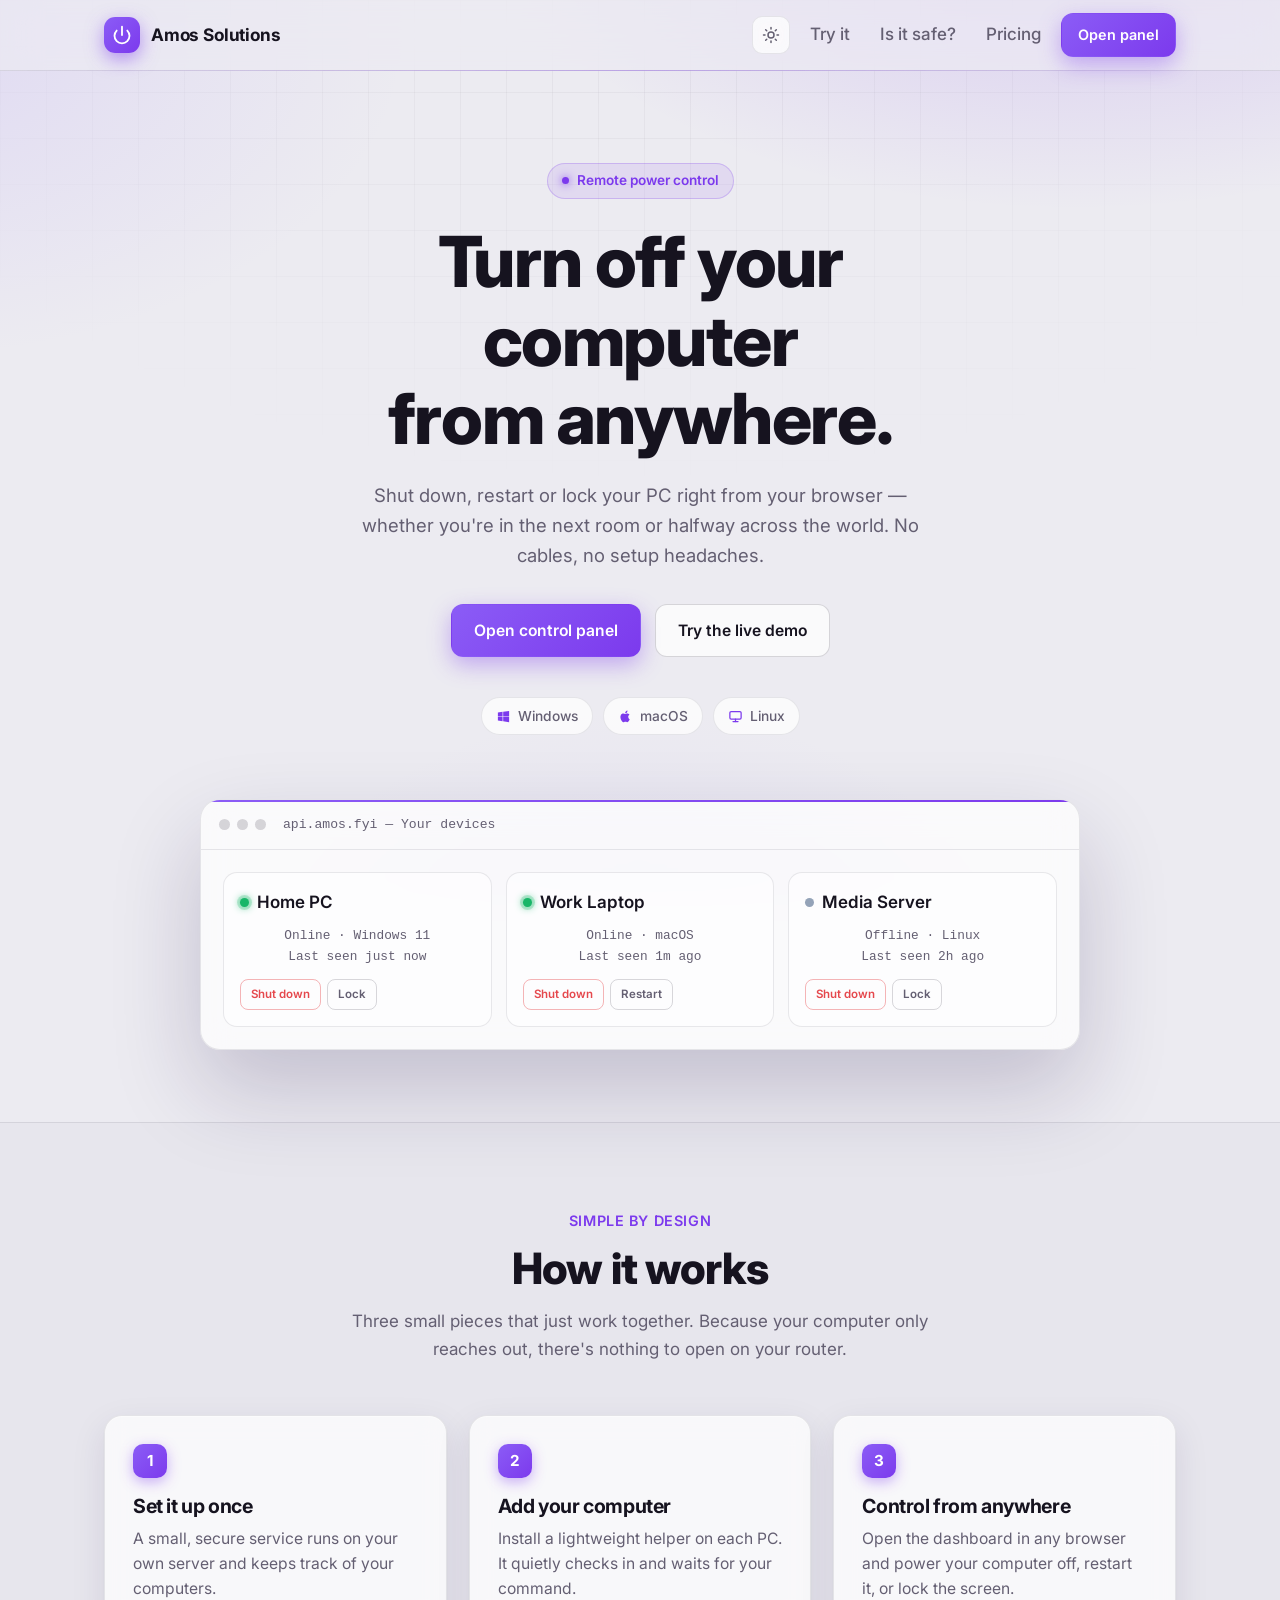
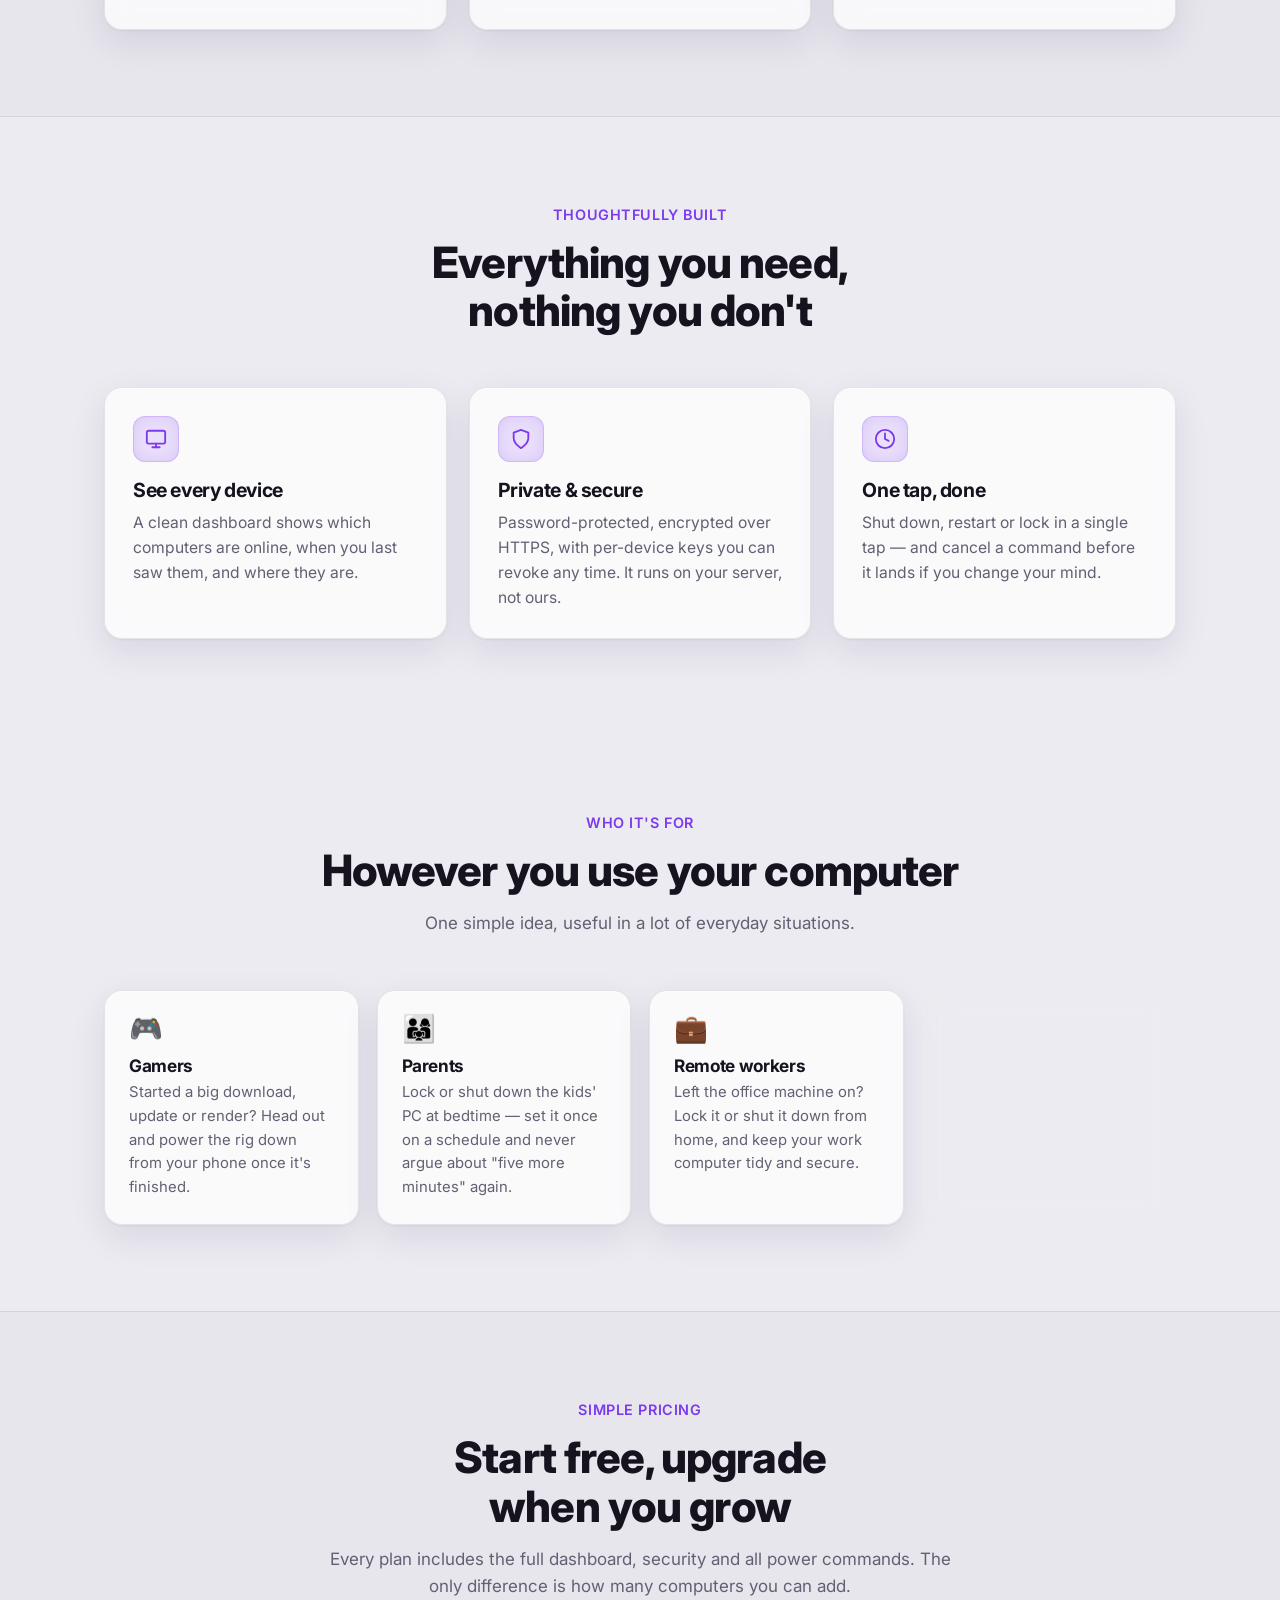
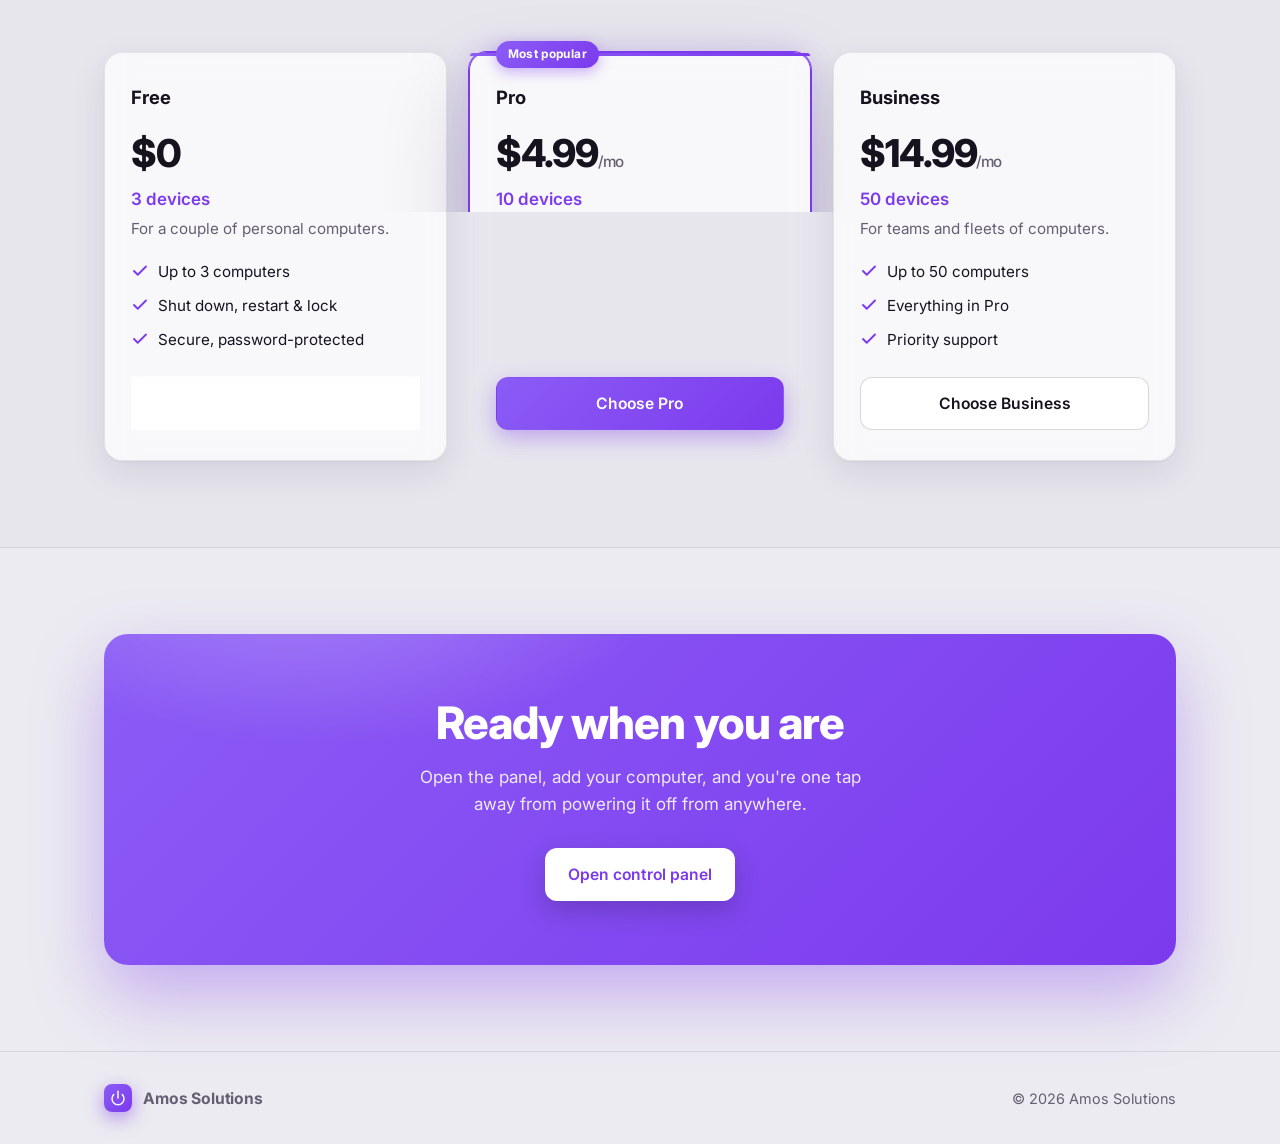
<file: website/index.html>
<!doctype html>
<html lang="en">
<head>
<meta charset="utf-8">
<meta name="viewport" content="width=device-width, initial-scale=1, viewport-fit=cover">
<script>(function(){var d=document.documentElement;d.classList.add('js');try{d.setAttribute('data-theme',localStorage.getItem('amos-theme')||'light');}catch(e){d.setAttribute('data-theme','light');}})();</script>
    <link rel="icon" href="data:image/svg+xml,%3Csvg xmlns='http://www.w3.org/2000/svg' viewBox='0 0 24 24' fill='none' stroke='%237c3aed' stroke-width='2.4' stroke-linecap='round' stroke-linejoin='round'%3E%3Cpath d='M18.36 6.64a9 9 0 1 1-12.73 0'/%3E%3Cline x1='12' y1='2' x2='12' y2='12'/%3E%3C/svg%3E">
    <meta property="og:type" content="website">
    <meta property="og:site_name" content="Amos Solutions">
    <meta property="og:title" content="Amos Solutions — Turn off your PC from anywhere">
    <meta property="og:description" content="Shut down, restart or lock your computer from anywhere, right in your browser. Free plan, works behind any home router, encrypted.">
    <meta property="og:url" content="https://amos.fyi/">
    <meta property="og:image" content="https://amos.fyi/og.png">
    <meta property="og:image:width" content="1200">
    <meta property="og:image:height" content="630">
    <meta name="twitter:card" content="summary_large_image">
    <meta name="twitter:title" content="Amos Solutions — Turn off your PC from anywhere">
    <meta name="twitter:description" content="Shut down, restart or lock your computer from anywhere, right in your browser. Free plan, works behind any home router, encrypted.">
    <meta name="twitter:image" content="https://amos.fyi/og.png">
<title>Amos Solutions</title>
<meta name="description" content="Amos Solutions: shut down, restart or lock your computer from anywhere, right from your browser. Simple, secure, cross-platform.">

<link rel="preconnect" href="https://fonts.googleapis.com">
<link rel="preconnect" href="https://fonts.gstatic.com" crossorigin>
<link rel="stylesheet" href="https://fonts.googleapis.com/css2?family=Inter:wght@400;500;600;700;800&display=swap">
<link rel="stylesheet" href="site.css">
<script src="site.js" defer></script>

<style>
    /* Home-page hero specifics (shared system lives in site.css) */
    .hero { padding: 92px 0 72px; }
    .hero h1 { font-size: clamp(2.5rem, 6.5vw, 4.4rem); font-weight: 800; margin: 24px auto 0; max-width: 14ch; }
    .hero .lede { max-width: 600px; margin: 22px auto 0; color: var(--muted); font-size: 1.16rem; }
    .cta-row { margin-top: 34px; }
    @media (max-width: 820px) { .hero { padding: 64px 0 48px; } }
</style>
</head>
<body>

<header>
    <div class="wrap nav">
        <a class="brand" href="#">
            <span class="mark">
                <svg width="20" height="20" viewBox="0 0 24 24" fill="none" stroke="currentColor"
                     stroke-width="2.2" stroke-linecap="round" stroke-linejoin="round">
                    <path d="M18.36 6.64a9 9 0 1 1-12.73 0"></path><line x1="12" y1="2" x2="12" y2="12"></line>
                </svg>
            </span>
            Amos Solutions
        </a>
        <div class="nav-right">
            <button class="theme-toggle" data-theme-toggle aria-label="Toggle dark mode" title="Light / dark"><svg class="sun" width="18" height="18" viewBox="0 0 24 24" fill="none" stroke="currentColor" stroke-width="2" stroke-linecap="round" stroke-linejoin="round"><circle cx="12" cy="12" r="4"/><path d="M12 2v2M12 20v2M4.9 4.9l1.4 1.4M17.7 17.7l1.4 1.4M2 12h2M20 12h2M4.9 19.1l1.4-1.4M17.7 6.3l1.4-1.4"/></svg><svg class="moon" width="18" height="18" viewBox="0 0 24 24" fill="none" stroke="currentColor" stroke-width="2" stroke-linecap="round" stroke-linejoin="round"><path d="M21 12.8A9 9 0 1 1 11.2 3 7 7 0 0 0 21 12.8z"/></svg></button>
            <a class="link hide-sm" href="demo.html">Try it</a>
            <a class="link hide-sm" href="how-it-works.html">Is it safe?</a>
            <a class="link hide-sm" href="#pricing">Pricing</a>
            <a class="btn btn-primary btn-sm" href="https://api.amos.fyi">Open panel</a>
        </div>
    </div>
</header>

<main>
    <section class="hero">
        <div class="wrap">
            <span class="badge"><span class="dot"></span> Remote power control</span>
            <h1>Turn off your computer from anywhere.</h1>
            <p class="lede">
                Shut down, restart or lock your PC right from your browser — whether
                you're in the next room or halfway across the world. No cables, no
                setup headaches.
            </p>
            <div class="cta-row">
                <a class="btn btn-primary" href="https://api.amos.fyi">Open control panel</a>
                <a class="btn btn-ghost" href="demo.html">Try the live demo</a>
            </div>
            <div class="platforms">
                <span class="chip">
                    <svg viewBox="0 0 24 24" fill="currentColor"><path d="M3 5.5 10.5 4.4v7.1H3zM3 12.5h7.5v7.1L3 18.5zM11.5 4.2 21 3v8.5h-9.5zM11.5 12.5H21V21l-9.5-1.3z"/></svg>
                    Windows
                </span>
                <span class="chip">
                    <svg viewBox="0 0 24 24" fill="currentColor"><path d="M16.3 12.5c0-2.3 1.9-3.4 2-3.5-1.1-1.6-2.8-1.8-3.4-1.8-1.4-.1-2.8.9-3.5.9s-1.8-.8-3-.8c-1.5 0-3 .9-3.8 2.3-1.6 2.8-.4 7 1.2 9.3.8 1.1 1.7 2.4 2.9 2.3 1.2 0 1.6-.8 3-.8s1.8.8 3 .7c1.2 0 2-1.1 2.8-2.2.9-1.3 1.2-2.5 1.3-2.6-.1 0-2.4-1-2.4-3.6zM14.3 5.4c.6-.8 1-1.9.9-3-1 0-2.1.7-2.8 1.5-.6.7-1.1 1.8-.9 2.9 1.1.1 2.2-.6 2.8-1.4z"/></svg>
                    macOS
                </span>
                <span class="chip">
                    <svg viewBox="0 0 24 24" fill="none" stroke="currentColor" stroke-width="2" stroke-linecap="round" stroke-linejoin="round"><rect x="3" y="4" width="18" height="12" rx="2"/><line x1="8" y1="20" x2="16" y2="20"/><line x1="12" y1="16" x2="12" y2="20"/></svg>
                    Linux
                </span>
            </div>

            <!-- lightweight product preview -->
            <div class="preview" aria-hidden="true">
                <div class="preview-bar">
                    <i></i><i></i><i></i>
                    <span>api.amos.fyi — Your devices</span>
                </div>
                <div class="preview-body">
                    <div class="mini">
                        <div class="top"><span class="live"></span> Home PC</div>
                        <div class="meta">Online · Windows 11<br>Last seen just now</div>
                        <div class="btns"><span class="tag danger">Shut down</span><span class="tag">Lock</span></div>
                    </div>
                    <div class="mini">
                        <div class="top"><span class="live"></span> Work Laptop</div>
                        <div class="meta">Online · macOS<br>Last seen 1m ago</div>
                        <div class="btns"><span class="tag danger">Shut down</span><span class="tag">Restart</span></div>
                    </div>
                    <div class="mini">
                        <div class="top"><span class="live" style="background:#94a3b8;box-shadow:none"></span> Media Server</div>
                        <div class="meta">Offline · Linux<br>Last seen 2h ago</div>
                        <div class="btns"><span class="tag danger">Shut down</span><span class="tag">Lock</span></div>
                    </div>
                </div>
            </div>
        </div>
    </section>

    <section class="block alt" id="how">
        <div class="wrap">
            <div class="section-head">
                <div class="kicker">Simple by design</div>
                <h2>How it works</h2>
                <p>Three small pieces that just work together. Because your computer
                   only reaches out, there's nothing to open on your router.</p>
            </div>
            <div class="grid3">
                <div class="card">
                    <div class="step-num">1</div>
                    <h3>Set it up once</h3>
                    <p>A small, secure service runs on your own server and keeps track
                       of your computers.</p>
                </div>
                <div class="card">
                    <div class="step-num">2</div>
                    <h3>Add your computer</h3>
                    <p>Install a lightweight helper on each PC. It quietly checks in and
                       waits for your command.</p>
                </div>
                <div class="card">
                    <div class="step-num">3</div>
                    <h3>Control from anywhere</h3>
                    <p>Open the dashboard in any browser and power your computer off,
                       restart it, or lock the screen.</p>
                </div>
            </div>
        </div>
    </section>

    <section class="block" id="features">
        <div class="wrap">
            <div class="section-head">
                <div class="kicker">Thoughtfully built</div>
                <h2>Everything you need, nothing you don't</h2>
            </div>
            <div class="grid3">
                <div class="card">
                    <div class="ic">
                        <svg width="22" height="22" viewBox="0 0 24 24" fill="none" stroke="currentColor" stroke-width="2" stroke-linecap="round" stroke-linejoin="round"><rect x="2" y="3" width="20" height="14" rx="2"/><line x1="8" y1="21" x2="16" y2="21"/><line x1="12" y1="17" x2="12" y2="21"/></svg>
                    </div>
                    <h3>See every device</h3>
                    <p>A clean dashboard shows which computers are online, when you last
                       saw them, and where they are.</p>
                </div>
                <div class="card">
                    <div class="ic">
                        <svg width="22" height="22" viewBox="0 0 24 24" fill="none" stroke="currentColor" stroke-width="2" stroke-linecap="round" stroke-linejoin="round"><path d="M12 2 4 5v6c0 5 3.5 8 8 11 4.5-3 8-6 8-11V5l-8-3z"/></svg>
                    </div>
                    <h3>Private &amp; secure</h3>
                    <p>Password-protected, encrypted over HTTPS, with per-device keys you
                       can revoke any time. It runs on your server, not ours.</p>
                </div>
                <div class="card">
                    <div class="ic">
                        <svg width="22" height="22" viewBox="0 0 24 24" fill="none" stroke="currentColor" stroke-width="2" stroke-linecap="round" stroke-linejoin="round"><circle cx="12" cy="12" r="10"/><polyline points="12 6 12 12 16 14"/></svg>
                    </div>
                    <h3>One tap, done</h3>
                    <p>Shut down, restart or lock in a single tap — and cancel a command
                       before it lands if you change your mind.</p>
                </div>
            </div>
        </div>
    </section>

    <section class="block" id="use-cases">
        <div class="wrap">
            <div class="section-head">
                <div class="kicker">Who it's for</div>
                <h2>However you use your computer</h2>
                <p>One simple idea, useful in a lot of everyday situations.</p>
            </div>
            <div class="uc-grid">
                <div class="uc">
                    <div class="emoji">🎮</div>
                    <h3>Gamers</h3>
                    <p>Started a big download, update or render? Head out and power the
                       rig down from your phone once it's finished.</p>
                </div>
                <div class="uc">
                    <div class="emoji">👨‍👩‍👧</div>
                    <h3>Parents</h3>
                    <p>Lock or shut down the kids' PC at bedtime — set it once on a
                       schedule and never argue about "five more minutes" again.</p>
                </div>
                <div class="uc">
                    <div class="emoji">💼</div>
                    <h3>Remote workers</h3>
                    <p>Left the office machine on? Lock it or shut it down from home,
                       and keep your work computer tidy and secure.</p>
                </div>
                <div class="uc">
                    <div class="emoji">🖥️</div>
                    <h3>Home labs &amp; IT</h3>
                    <p>Manage a handful of machines and servers from one dashboard —
                       restart a box or power one down without reaching for a KVM.</p>
                </div>
            </div>
        </div>
    </section>

    <section class="block alt" id="pricing">
        <div class="wrap">
            <div class="section-head">
                <div class="kicker">Simple pricing</div>
                <h2>Start free, upgrade when you grow</h2>
                <p>Every plan includes the full dashboard, security and all power
                   commands. The only difference is how many computers you can add.</p>
            </div>
            <div class="price-grid">
                <div class="tier">
                    <div class="t-name">Free</div>
                    <div class="t-price">$0</div>
                    <div class="t-devices">3 devices</div>
                    <div class="t-blurb">For a couple of personal computers.</div>
                    <ul>
                        <li><svg viewBox="0 0 24 24" fill="none" stroke="currentColor" stroke-width="2.5" stroke-linecap="round" stroke-linejoin="round"><polyline points="20 6 9 17 4 12"/></svg> Up to 3 computers</li>
                        <li><svg viewBox="0 0 24 24" fill="none" stroke="currentColor" stroke-width="2.5" stroke-linecap="round" stroke-linejoin="round"><polyline points="20 6 9 17 4 12"/></svg> Shut down, restart &amp; lock</li>
                        <li><svg viewBox="0 0 24 24" fill="none" stroke="currentColor" stroke-width="2.5" stroke-linecap="round" stroke-linejoin="round"><polyline points="20 6 9 17 4 12"/></svg> Secure, password-protected</li>
                    </ul>
                    <a class="btn btn-ghost" href="https://api.amos.fyi/register">Get started</a>
                </div>
                <div class="tier featured">
                    <span class="flag">Most popular</span>
                    <div class="t-name">Pro</div>
                    <div class="t-price">$4.99<span>/mo</span></div>
                    <div class="t-devices">10 devices</div>
                    <div class="t-blurb">For power users with several machines.</div>
                    <ul>
                        <li><svg viewBox="0 0 24 24" fill="none" stroke="currentColor" stroke-width="2.5" stroke-linecap="round" stroke-linejoin="round"><polyline points="20 6 9 17 4 12"/></svg> Up to 10 computers</li>
                        <li><svg viewBox="0 0 24 24" fill="none" stroke="currentColor" stroke-width="2.5" stroke-linecap="round" stroke-linejoin="round"><polyline points="20 6 9 17 4 12"/></svg> Scheduled power actions</li>
                        <li><svg viewBox="0 0 24 24" fill="none" stroke="currentColor" stroke-width="2.5" stroke-linecap="round" stroke-linejoin="round"><polyline points="20 6 9 17 4 12"/></svg> Cancel anytime</li>
                    </ul>
                    <a class="btn btn-primary" href="https://api.amos.fyi/register">Choose Pro</a>
                </div>
                <div class="tier">
                    <div class="t-name">Business</div>
                    <div class="t-price">$14.99<span>/mo</span></div>
                    <div class="t-devices">50 devices</div>
                    <div class="t-blurb">For teams and fleets of computers.</div>
                    <ul>
                        <li><svg viewBox="0 0 24 24" fill="none" stroke="currentColor" stroke-width="2.5" stroke-linecap="round" stroke-linejoin="round"><polyline points="20 6 9 17 4 12"/></svg> Up to 50 computers</li>
                        <li><svg viewBox="0 0 24 24" fill="none" stroke="currentColor" stroke-width="2.5" stroke-linecap="round" stroke-linejoin="round"><polyline points="20 6 9 17 4 12"/></svg> Everything in Pro</li>
                        <li><svg viewBox="0 0 24 24" fill="none" stroke="currentColor" stroke-width="2.5" stroke-linecap="round" stroke-linejoin="round"><polyline points="20 6 9 17 4 12"/></svg> Priority support</li>
                    </ul>
                    <a class="btn btn-ghost" href="https://api.amos.fyi/register">Choose Business</a>
                </div>
            </div>
        </div>
    </section>

    <section class="block">
        <div class="wrap">
            <div class="cta-band">
                <h2>Ready when you are</h2>
                <p>Open the panel, add your computer, and you're one tap away from
                   powering it off from anywhere.</p>
                <a class="btn btn-primary" href="https://api.amos.fyi">Open control panel</a>
            </div>
        </div>
    </section>
</main>

<footer>
    <div class="wrap foot">
        <div class="brand">
            <span class="mark">
                <svg width="16" height="16" viewBox="0 0 24 24" fill="none" stroke="currentColor" stroke-width="2.2" stroke-linecap="round" stroke-linejoin="round"><path d="M18.36 6.64a9 9 0 1 1-12.73 0"></path><line x1="12" y1="2" x2="12" y2="12"></line></svg>
            </span>
            Amos Solutions
        </div>
        <div>© 2026 Amos Solutions</div>
    </div>
</footer>

    <!-- Privacy-friendly analytics via Cloudflare Web Analytics.
         You're already on Cloudflare: either enable it in the dashboard
         (Analytics -> Web Analytics) with one click, or paste your token below
         and uncomment this snippet.
    <script defer src="https://static.cloudflareinsights.com/beacon.min.js"
            data-cf-beacon='{"token": "YOUR_CLOUDFLARE_TOKEN"}'></script>
    -->

<script>document.addEventListener('DOMContentLoaded',function(){document.querySelectorAll('[data-theme-toggle]').forEach(function(b){b.addEventListener('click',function(){var d=document.documentElement,n=d.getAttribute('data-theme')==='dark'?'light':'dark';d.setAttribute('data-theme',n);try{localStorage.setItem('amos-theme',n);}catch(e){}});});});</script>
</body>
</html>
</file>
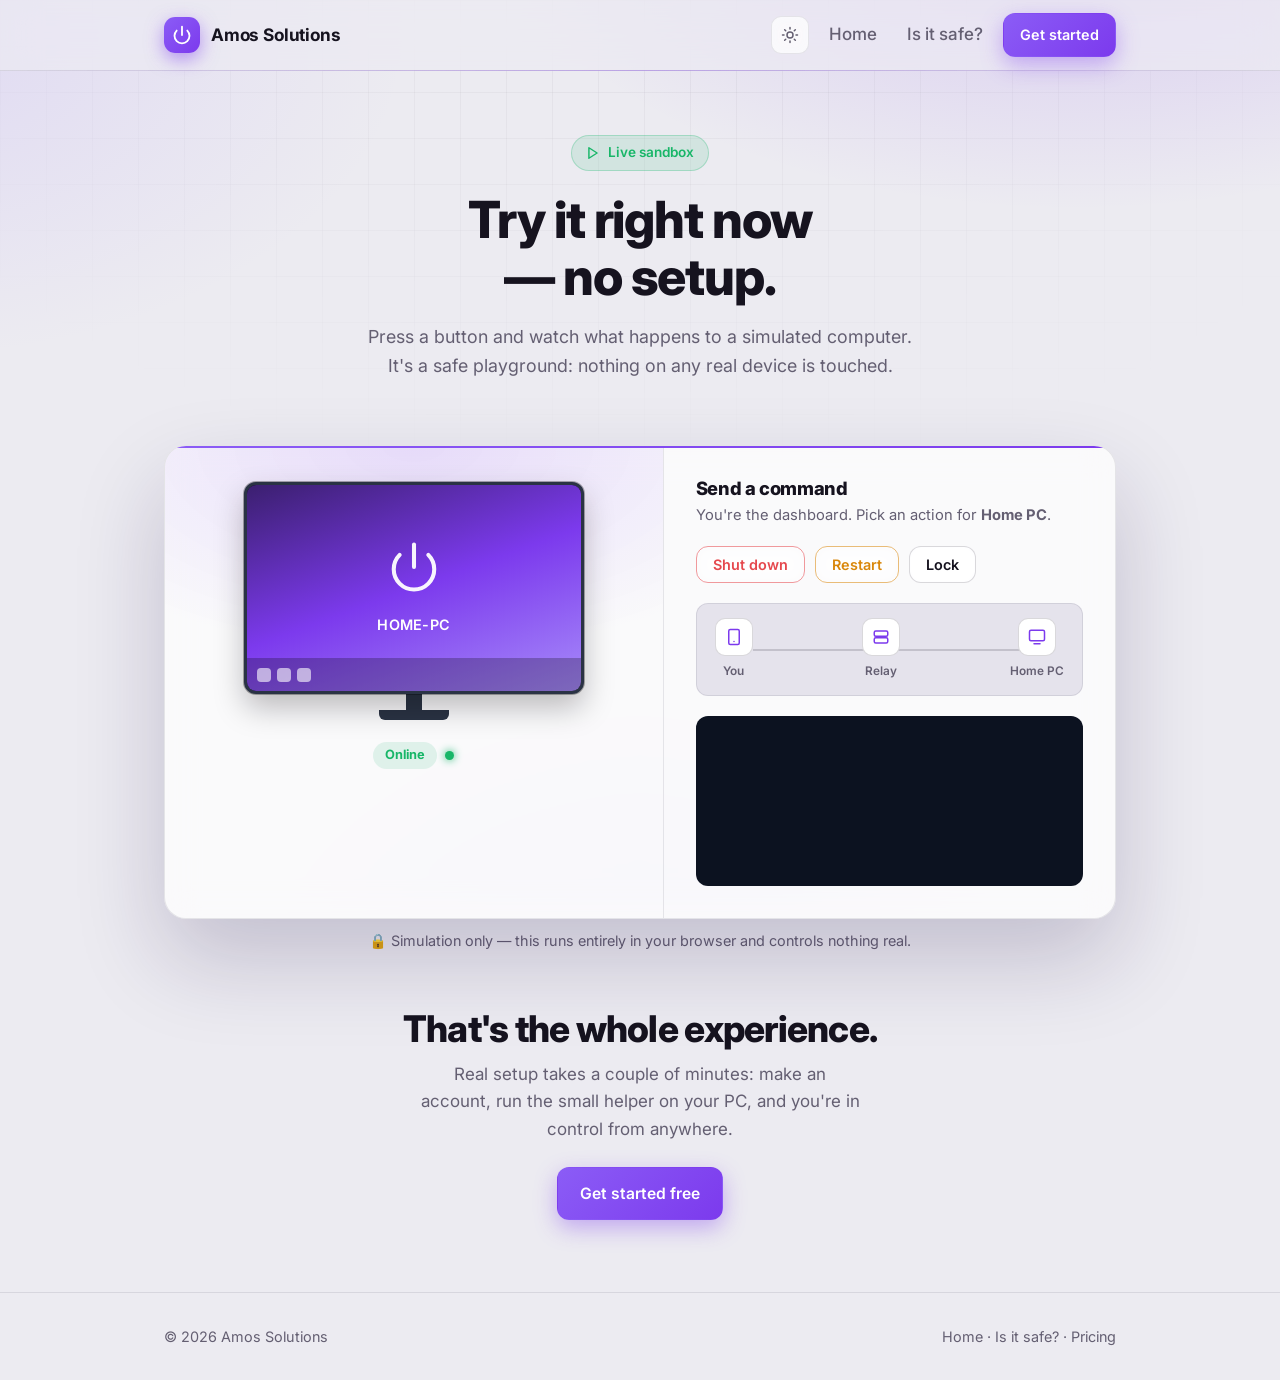
<file: website/demo.html>
<!doctype html>
<html lang="en">
<head>
<meta charset="utf-8">
<meta name="viewport" content="width=device-width, initial-scale=1, viewport-fit=cover">
<script>(function(){var d=document.documentElement;d.classList.add('js');try{d.setAttribute('data-theme',localStorage.getItem('amos-theme')||'light');}catch(e){d.setAttribute('data-theme','light');}})();</script>
    <link rel="icon" href="data:image/svg+xml,%3Csvg xmlns='http://www.w3.org/2000/svg' viewBox='0 0 24 24' fill='none' stroke='%237c3aed' stroke-width='2.4' stroke-linecap='round' stroke-linejoin='round'%3E%3Cpath d='M18.36 6.64a9 9 0 1 1-12.73 0'/%3E%3Cline x1='12' y1='2' x2='12' y2='12'/%3E%3C/svg%3E">
    <meta property="og:type" content="website">
    <meta property="og:site_name" content="Amos Solutions">
    <meta property="og:title" content="Try Amos Solutions — live interactive demo">
    <meta property="og:description" content="Press a button and watch a simulated computer shut down, restart or lock. No setup, nothing real touched.">
    <meta property="og:url" content="https://amos.fyi/demo.html">
    <meta property="og:image" content="https://amos.fyi/og.png">
    <meta property="og:image:width" content="1200">
    <meta property="og:image:height" content="630">
    <meta name="twitter:card" content="summary_large_image">
    <meta name="twitter:title" content="Try Amos Solutions — live interactive demo">
    <meta name="twitter:description" content="Press a button and watch a simulated computer shut down, restart or lock. No setup, nothing real touched.">
    <meta name="twitter:image" content="https://amos.fyi/og.png">
<title>Amos Solutions — Live demo</title>
<meta name="description" content="Try Amos Solutions in a safe sandbox. Press a button and watch a simulated computer shut down, restart or lock — no setup, nothing real touched.">

<link rel="preconnect" href="https://fonts.googleapis.com">
<link rel="preconnect" href="https://fonts.gstatic.com" crossorigin>
<link rel="stylesheet" href="https://fonts.googleapis.com/css2?family=Inter:wght@400;500;600;700;800&display=swap">
<link rel="stylesheet" href="site.css">
<script src="site.js" defer></script>

<style>
    /* Demo-specific — the live simulator (shared system lives in site.css) */
    :root { --wrap: 1000px; }

    .btn-sm { padding: 9px 16px; font-size: 0.9rem; }

    .hero { padding: 64px 0 24px; }
    .pill { display: inline-flex; align-items: center; gap: 8px; padding: 6px 14px; border-radius: 999px;
        background: var(--on-soft); color: var(--on); font-size: 0.85rem; font-weight: 600;
        border: 1px solid color-mix(in srgb, var(--on) 26%, transparent); }
    .hero h1 { font-size: clamp(2.1rem, 5vw, 3.2rem); font-weight: 800; margin: 20px auto 0; max-width: 16ch; }
    .hero p { max-width: 560px; margin: 18px auto 0; color: var(--muted); font-size: 1.12rem; }

    /* simulator */
    .sim { margin: 40px 0 10px; background: var(--glass); border: 1px solid var(--border);
        border-radius: 22px; box-shadow: var(--shadow-lg); overflow: hidden; backdrop-filter: blur(16px);
        position: relative; }
    .sim::before { content: ""; position: absolute; top: 0; left: 0; right: 0; height: 2px; background: var(--grad); z-index: 2; }
    .sim-grid { display: grid; grid-template-columns: 1.1fr 1fr; }
    @media (max-width: 820px) { .sim-grid { grid-template-columns: 1fr; } }

    .stage { padding: 36px; display: flex; flex-direction: column; align-items: center; gap: 22px;
        background: radial-gradient(600px 300px at 50% 0%, color-mix(in srgb, var(--accent) 16%, transparent), transparent 70%); }

    /* monitor */
    .monitor { width: 100%; max-width: 340px; }
    .screen { position: relative; aspect-ratio: 16/10; border-radius: 12px; overflow: hidden;
        border: 3px solid #2a3344; background: #05070c;
        box-shadow: 0 0 0 1px rgba(0,0,0,0.3), 0 14px 30px rgba(0,0,0,0.25); }
    .screen-content { position: absolute; inset: 0; transition: transform 0.35s ease, opacity 0.35s ease;
        transform-origin: center; display: grid; place-items: center;
        background: linear-gradient(160deg, #3b1f6f, #7c3aed 50%, #a78bfa); color: #fff; }
    .desktop-ui { text-align: center; }
    .desktop-ui .power { width: 54px; height: 54px; opacity: 0.95; }
    .desktop-ui .host { margin-top: 10px; font-weight: 600; font-size: 0.9rem; letter-spacing: 0.02em; }
    .taskbar { position: absolute; left: 0; right: 0; bottom: 0; height: 16%; background: rgba(0,0,0,0.25);
        display: flex; align-items: center; gap: 6px; padding: 0 10px; }
    .taskbar i { width: 14px; height: 14px; border-radius: 4px; background: rgba(255,255,255,0.6); display: block; }

    .overlay { position: absolute; inset: 0; display: none; place-items: center; flex-direction: column; gap: 10px;
        color: #cfe0ff; background: rgba(2,4,8,0.82); text-align: center; }
    .overlay .lbl { font-weight: 600; font-size: 0.92rem; }
    .spinner { width: 34px; height: 34px; border-radius: 50%; border: 3px solid rgba(255,255,255,0.25);
        border-top-color: #fff; animation: spin 0.8s linear infinite; }
    @keyframes spin { to { transform: rotate(360deg); } }

    /* states */
    .screen.off .screen-content { transform: scaleY(0.012); opacity: 0; }
    .screen.off { border-color: #1a1f2a; }
    .screen.restarting .overlay.restart { display: grid; }
    .screen.locked .overlay.lock { display: grid; }
    .screen.locked .screen-content { filter: brightness(0.4) saturate(0.6); }

    .stand { width: 70px; height: 10px; margin: 0 auto; background: #2a3344; border-radius: 0 0 6px 6px; }
    .neck { width: 16px; height: 16px; margin: 0 auto; background: #2a3344; }

    .led { display: inline-block; width: 9px; height: 9px; border-radius: 50%; background: #1f2a1f;
        margin-left: 8px; transition: all 0.3s; }
    .led.on { background: var(--on); box-shadow: 0 0 8px var(--on); }

    .statusline { font-weight: 600; display: flex; align-items: center; }
    .status-pill { font-size: 0.8rem; font-weight: 700; padding: 3px 12px; border-radius: 999px;
        background: color-mix(in srgb, var(--muted) 16%, transparent); color: var(--muted); }
    .status-pill.online { background: var(--on-soft); color: var(--on); }
    .status-pill.busy { background: color-mix(in srgb, var(--amber) 18%, transparent); color: var(--amber); }

    /* control side */
    .controls { padding: 32px; border-left: 1px solid var(--border); display: flex; flex-direction: column; }
    @media (max-width: 820px) { .controls { border-left: none; border-top: 1px solid var(--border); } }
    .controls h2 { font-size: 1.15rem; font-weight: 800; }
    .controls .hint { color: var(--muted); font-size: 0.92rem; margin: 6px 0 18px; }
    .btnrow { display: flex; flex-wrap: wrap; gap: 10px; margin-bottom: 20px; }

    /* flow strip */
    .flow { position: relative; display: flex; align-items: center; justify-content: space-between;
        background: var(--bg-soft); border: 1px solid var(--border); border-radius: 12px;
        padding: 14px 18px; margin-bottom: 20px; }
    .flow .node { display: flex; flex-direction: column; align-items: center; gap: 6px; z-index: 2;
        font-size: 0.74rem; color: var(--muted); font-weight: 600; }
    .flow .node .circle { width: 38px; height: 38px; border-radius: 10px; display: grid; place-items: center;
        background: var(--surface); border: 1px solid var(--border-strong); color: var(--accent); }
    .flow .track { position: absolute; left: 56px; right: 56px; top: 50%; height: 2px;
        background: var(--border-strong); z-index: 1; }
    .flow .pulse { position: absolute; top: 50%; left: 4%; width: 12px; height: 12px; border-radius: 50%;
        background: var(--accent); box-shadow: 0 0 10px var(--accent); transform: translate(-50%, -50%);
        opacity: 0; z-index: 3; }

    /* log */
    .log { flex: 1; background: #0a0e16; color: #cdd7e6; border-radius: 12px; padding: 14px 16px;
        font-family: var(--mono); font-size: 0.82rem; line-height: 1.7; min-height: 170px;
        overflow-y: auto; max-height: 240px; }
    :root:not([data-theme="dark"]) .log { background: #0c1220; }
    .log .l { opacity: 0; animation: fade 0.3s forwards; }
    .log .l .t { color: #5b6b85; }
    .log .l.ok { color: #6ee7a0; }
    .log .l.warn { color: #f3c969; }
    @keyframes fade { to { opacity: 1; } }

    .note { text-align: center; color: var(--muted); font-size: 0.9rem; margin: 10px 0 0; }

    .cta { text-align: center; padding: 56px 0 72px; }
    .cta h2 { font-size: clamp(1.6rem, 4vw, 2.3rem); font-weight: 800; }
    .cta p { color: var(--muted); margin: 12px auto 24px; max-width: 440px; }
</style>
</head>
<body>

<header>
    <div class="wrap nav">
        <a class="brand" href="index.html">
            <span class="mark">
                <svg width="20" height="20" viewBox="0 0 24 24" fill="none" stroke="currentColor" stroke-width="2.2" stroke-linecap="round" stroke-linejoin="round">
                    <path d="M18.36 6.64a9 9 0 1 1-12.73 0"></path><line x1="12" y1="2" x2="12" y2="12"></line>
                </svg>
            </span>
            Amos Solutions
        </a>
        <div class="nav-right">
            <button class="theme-toggle" data-theme-toggle aria-label="Toggle dark mode" title="Light / dark"><svg class="sun" width="18" height="18" viewBox="0 0 24 24" fill="none" stroke="currentColor" stroke-width="2" stroke-linecap="round" stroke-linejoin="round"><circle cx="12" cy="12" r="4"/><path d="M12 2v2M12 20v2M4.9 4.9l1.4 1.4M17.7 17.7l1.4 1.4M2 12h2M20 12h2M4.9 19.1l1.4-1.4M17.7 6.3l1.4-1.4"/></svg><svg class="moon" width="18" height="18" viewBox="0 0 24 24" fill="none" stroke="currentColor" stroke-width="2" stroke-linecap="round" stroke-linejoin="round"><path d="M21 12.8A9 9 0 1 1 11.2 3 7 7 0 0 0 21 12.8z"/></svg></button>
            <a class="link hide-sm" href="index.html">Home</a>
            <a class="link hide-sm" href="how-it-works.html">Is it safe?</a>
            <a class="btn btn-primary btn-sm" href="https://api.amos.fyi/register">Get started</a>
        </div>
    </div>
</header>

<main>
    <section class="hero">
        <div class="wrap">
            <span class="pill">
                <svg width="14" height="14" viewBox="0 0 24 24" fill="none" stroke="currentColor" stroke-width="2.5" stroke-linecap="round" stroke-linejoin="round"><path d="M5 3l14 9-14 9V3z"/></svg>
                Live sandbox
            </span>
            <h1>Try it right now — no setup.</h1>
            <p>Press a button and watch what happens to a simulated computer. It's a
               safe playground: nothing on any real device is touched.</p>
        </div>
    </section>

    <section class="wrap">
        <div class="sim">
            <div class="sim-grid">
                <!-- Stage: the simulated PC -->
                <div class="stage">
                    <div class="monitor">
                        <div class="screen state-on" id="screen">
                            <div class="screen-content">
                                <div class="desktop-ui">
                                    <svg class="power" viewBox="0 0 24 24" fill="none" stroke="currentColor" stroke-width="1.8" stroke-linecap="round" stroke-linejoin="round"><path d="M18.36 6.64a9 9 0 1 1-12.73 0"/><line x1="12" y1="2" x2="12" y2="12"/></svg>
                                    <div class="host">HOME-PC</div>
                                </div>
                                <div class="taskbar"><i></i><i></i><i></i></div>
                            </div>
                            <div class="overlay restart">
                                <div class="spinner"></div>
                                <div class="lbl">Restarting…</div>
                            </div>
                            <div class="overlay lock">
                                <svg width="34" height="34" viewBox="0 0 24 24" fill="none" stroke="currentColor" stroke-width="2" stroke-linecap="round" stroke-linejoin="round"><rect x="3" y="11" width="18" height="11" rx="2"/><path d="M7 11V7a5 5 0 0 1 10 0v4"/></svg>
                                <div class="lbl">Locked</div>
                            </div>
                        </div>
                        <div class="neck"></div>
                        <div class="stand"></div>
                    </div>
                    <div class="statusline">
                        <span class="status-pill online" id="simStatus">Online</span>
                        <span class="led on" id="simLed" title="power"></span>
                    </div>
                </div>

                <!-- Controls + log -->
                <div class="controls">
                    <h2>Send a command</h2>
                    <p class="hint">You're the dashboard. Pick an action for <b>Home PC</b>.</p>

                    <div class="btnrow" id="btnrow">
                        <button class="btn btn-red btn-sm" data-sim="shutdown">Shut down</button>
                        <button class="btn btn-amber btn-sm" data-sim="restart">Restart</button>
                        <button class="btn btn-sm" data-sim="lock">Lock</button>
                        <button class="btn btn-sm" data-sim="unlock" style="display:none">Unlock</button>
                        <button class="btn btn-primary btn-sm" data-sim="poweron" style="display:none">Power on</button>
                    </div>

                    <div class="flow" aria-hidden="true">
                        <div class="node">
                            <span class="circle"><svg width="18" height="18" viewBox="0 0 24 24" fill="none" stroke="currentColor" stroke-width="2" stroke-linecap="round" stroke-linejoin="round"><rect x="5" y="2" width="14" height="20" rx="2"/><line x1="12" y1="18" x2="12" y2="18"/></svg></span>
                            You
                        </div>
                        <div class="node">
                            <span class="circle"><svg width="18" height="18" viewBox="0 0 24 24" fill="none" stroke="currentColor" stroke-width="2" stroke-linecap="round" stroke-linejoin="round"><rect x="3" y="4" width="18" height="7" rx="2"/><rect x="3" y="13" width="18" height="7" rx="2"/></svg></span>
                            Relay
                        </div>
                        <div class="node">
                            <span class="circle"><svg width="18" height="18" viewBox="0 0 24 24" fill="none" stroke="currentColor" stroke-width="2" stroke-linecap="round" stroke-linejoin="round"><rect x="2" y="3" width="20" height="14" rx="2"/><line x1="8" y1="21" x2="16" y2="21"/></svg></span>
                            Home PC
                        </div>
                        <div class="track"></div>
                        <div class="pulse" id="pulse"></div>
                    </div>

                    <div class="log" id="log" aria-live="polite"></div>
                </div>
            </div>
        </div>
        <p class="note">🔒 Simulation only — this runs entirely in your browser and
           controls nothing real.</p>
    </section>

    <section class="cta">
        <div class="wrap">
            <h2>That's the whole experience.</h2>
            <p>Real setup takes a couple of minutes: make an account, run the small
               helper on your PC, and you're in control from anywhere.</p>
            <a class="btn btn-primary" href="https://api.amos.fyi/register">Get started free</a>
        </div>
    </section>
</main>

<footer>
    <div class="wrap foot">
        <div>© 2026 Amos Solutions</div>
        <div><a href="index.html">Home</a> · <a href="how-it-works.html">Is it safe?</a> · <a href="index.html#pricing">Pricing</a></div>
    </div>
</footer>

<script>
(function () {
    const screen = document.getElementById("screen");
    const statusEl = document.getElementById("simStatus");
    const led = document.getElementById("simLed");
    const pulse = document.getElementById("pulse");
    const logEl = document.getElementById("log");
    const btnrow = document.getElementById("btnrow");
    const reduce = window.matchMedia("(prefers-reduced-motion: reduce)").matches;

    let busy = false;
    let state = "on"; // on | off | locked

    const sleep = (ms) => new Promise((r) => setTimeout(r, reduce ? Math.min(ms, 120) : ms));

    function setScreen(cls) { screen.className = "screen " + cls; }
    function setStatus(text, kind) {
        statusEl.textContent = text;
        statusEl.className = "status-pill" + (kind ? " " + kind : "");
    }
    function setLed(on) { led.className = "led" + (on ? " on" : ""); }

    let t0 = 0;
    function log(msg, cls) {
        const line = document.createElement("div");
        line.className = "l" + (cls ? " " + cls : "");
        const secs = t0 ? "+" + ((Date.now() - t0) / 1000).toFixed(1) + "s " : "";
        line.innerHTML = '<span class="t">' + (secs || "» ") + "</span>" + msg;
        logEl.appendChild(line);
        logEl.scrollTop = logEl.scrollHeight;
    }

    async function runPulse() {
        if (reduce) return sleep(200);
        pulse.style.transition = "none";
        pulse.style.left = "6%";
        pulse.style.opacity = "1";
        void pulse.offsetWidth; // reflow
        pulse.style.transition = "left 1.4s ease-in-out";
        pulse.style.left = "94%";
        await sleep(1400);
        pulse.style.opacity = "0";
    }

    function showButtons(list) {
        btnrow.querySelectorAll("button").forEach((b) => {
            b.style.display = list.includes(b.dataset.sim) ? "" : "none";
        });
    }
    function setBusy(b) {
        busy = b;
        btnrow.querySelectorAll("button").forEach((btn) => (btn.disabled = b));
    }

    const ACTION_LABEL = { shutdown: "Shut down", restart: "Restart", lock: "Lock" };

    async function sendCommand(action) {
        if (busy) return;
        setBusy(true);
        logEl.innerHTML = "";
        t0 = Date.now();

        log("You pressed <b>" + ACTION_LABEL[action] + "</b>", "ok");
        setStatus("Sending…", "busy");
        log("Command queued on the relay");

        const pulseP = runPulse();
        await sleep(700);
        log("Waiting for Home PC to check in…");
        await pulseP;

        log("Home PC checked in and received the command", "ok");
        await sleep(450);

        if (action === "shutdown") {
            log("Home PC is powering off", "warn");
            setStatus("Powering off…", "busy");
            await sleep(500);
            setScreen("off"); setLed(false); state = "off";
            await sleep(700);
            setStatus("Offline", "");
            log("Done — Home PC is now off.", "ok");
            showButtons(["poweron"]);
        } else if (action === "restart") {
            log("Home PC is restarting", "warn");
            setStatus("Restarting…", "busy");
            setScreen("off"); setLed(false);
            await sleep(900);
            setScreen("restarting"); setLed(true);
            await sleep(1600);
            setScreen("state-on"); state = "on";
            setStatus("Online", "online");
            log("Back up — Home PC is online again.", "ok");
            showButtons(["shutdown", "restart", "lock"]);
        } else if (action === "lock") {
            setScreen("locked"); state = "locked";
            setStatus("Locked", "busy");
            log("Home PC screen is now locked.", "ok");
            showButtons(["unlock"]);
        }
        setBusy(false);
    }

    async function powerOn() {
        if (busy) return;
        setBusy(true);
        logEl.innerHTML = "";
        t0 = 0;
        log("Note: real Amos Solutions turns a PC back on with Wake-on-LAN —");
        log("here we just reset the demo so you can try again.");
        setStatus("Starting…", "busy");
        setScreen("off"); setLed(true);
        await sleep(900);
        setScreen("restarting");
        await sleep(1300);
        setScreen("state-on"); state = "on";
        setStatus("Online", "online");
        log("Home PC is back online.", "ok");
        showButtons(["shutdown", "restart", "lock"]);
        setBusy(false);
    }

    async function unlock() {
        if (busy) return;
        setBusy(true);
        setScreen("state-on"); state = "on";
        setStatus("Online", "online");
        log("Screen unlocked.", "ok");
        showButtons(["shutdown", "restart", "lock"]);
        setBusy(false);
    }

    btnrow.addEventListener("click", (e) => {
        const btn = e.target.closest("button[data-sim]");
        if (!btn) return;
        const act = btn.dataset.sim;
        if (act === "poweron") powerOn();
        else if (act === "unlock") unlock();
        else sendCommand(act);
    });
})();
</script>
    <!-- Privacy-friendly analytics via Cloudflare Web Analytics.
         You're already on Cloudflare: either enable it in the dashboard
         (Analytics -> Web Analytics) with one click, or paste your token below
         and uncomment this snippet.
    <script defer src="https://static.cloudflareinsights.com/beacon.min.js"
            data-cf-beacon='{"token": "YOUR_CLOUDFLARE_TOKEN"}'></script>
    -->

<script>document.addEventListener('DOMContentLoaded',function(){document.querySelectorAll('[data-theme-toggle]').forEach(function(b){b.addEventListener('click',function(){var d=document.documentElement,n=d.getAttribute('data-theme')==='dark'?'light':'dark';d.setAttribute('data-theme',n);try{localStorage.setItem('amos-theme',n);}catch(e){}});});});</script>
</body>
</html>
</file>
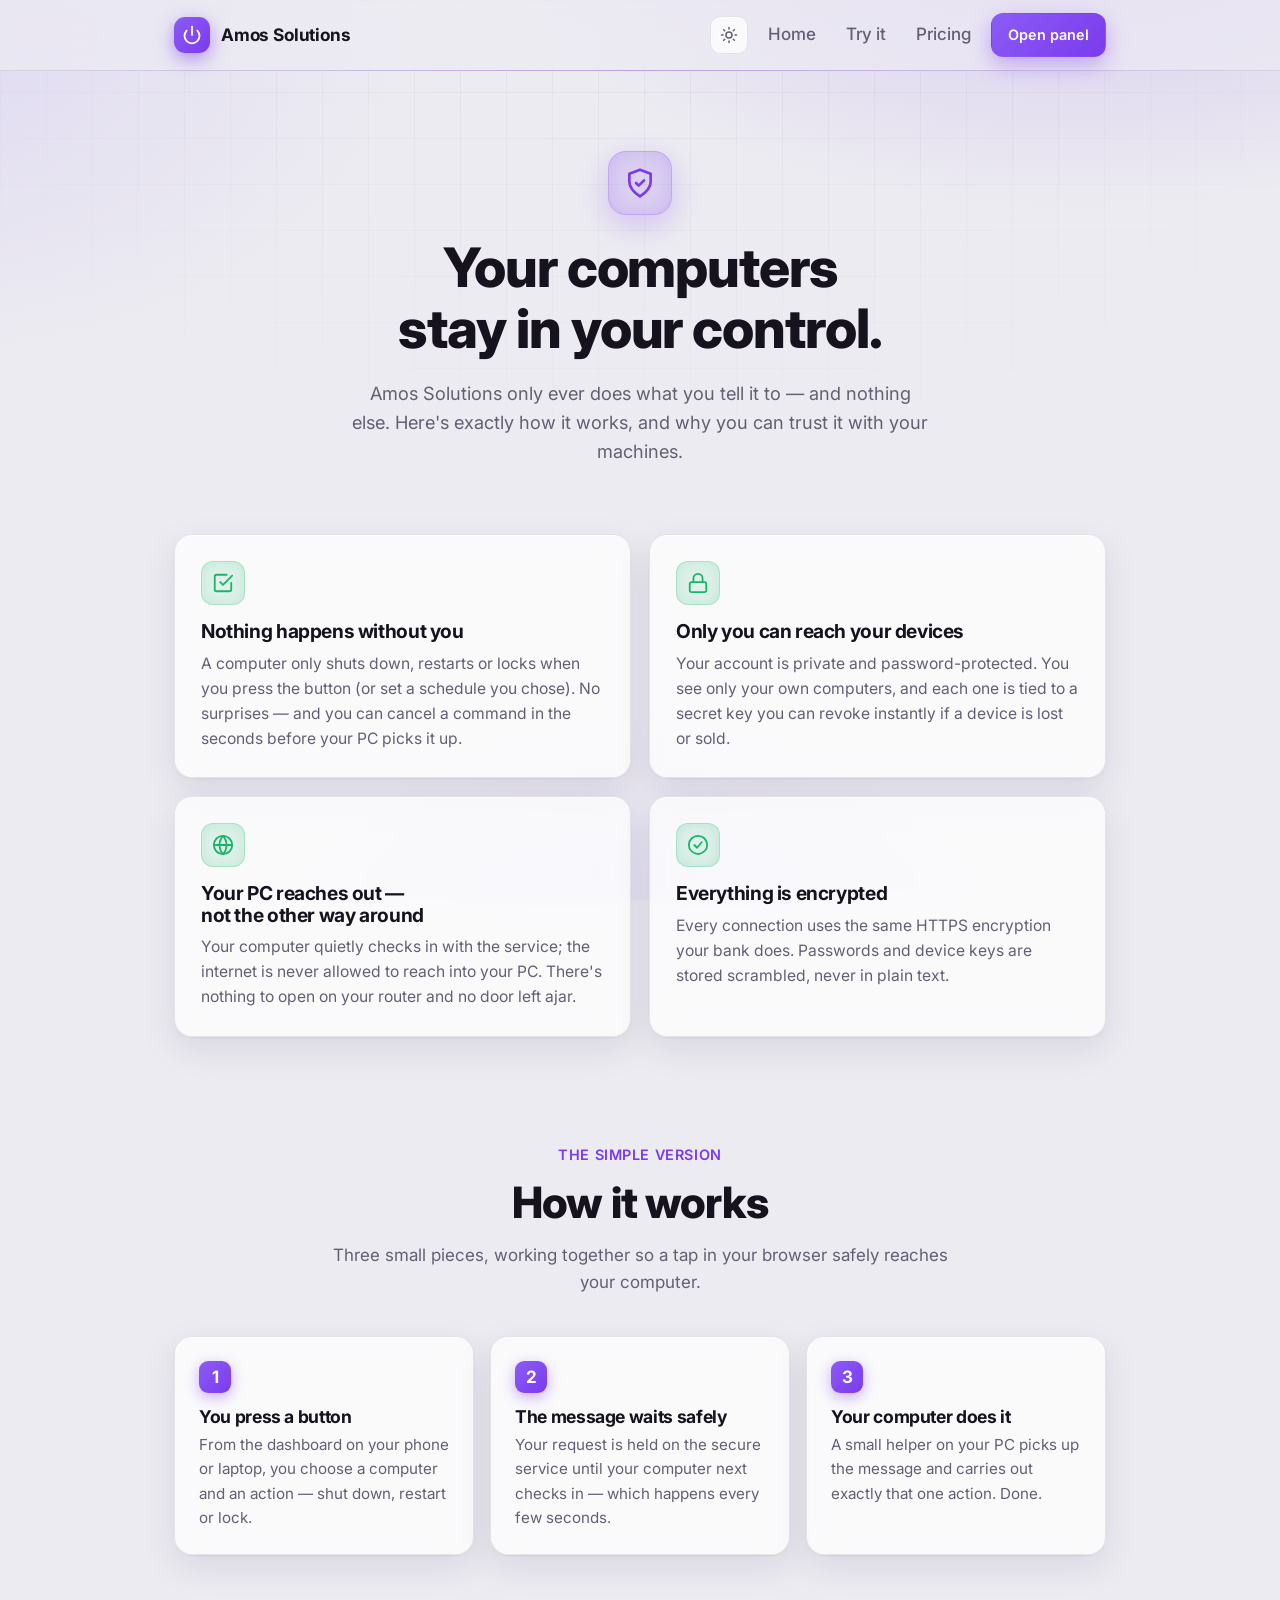
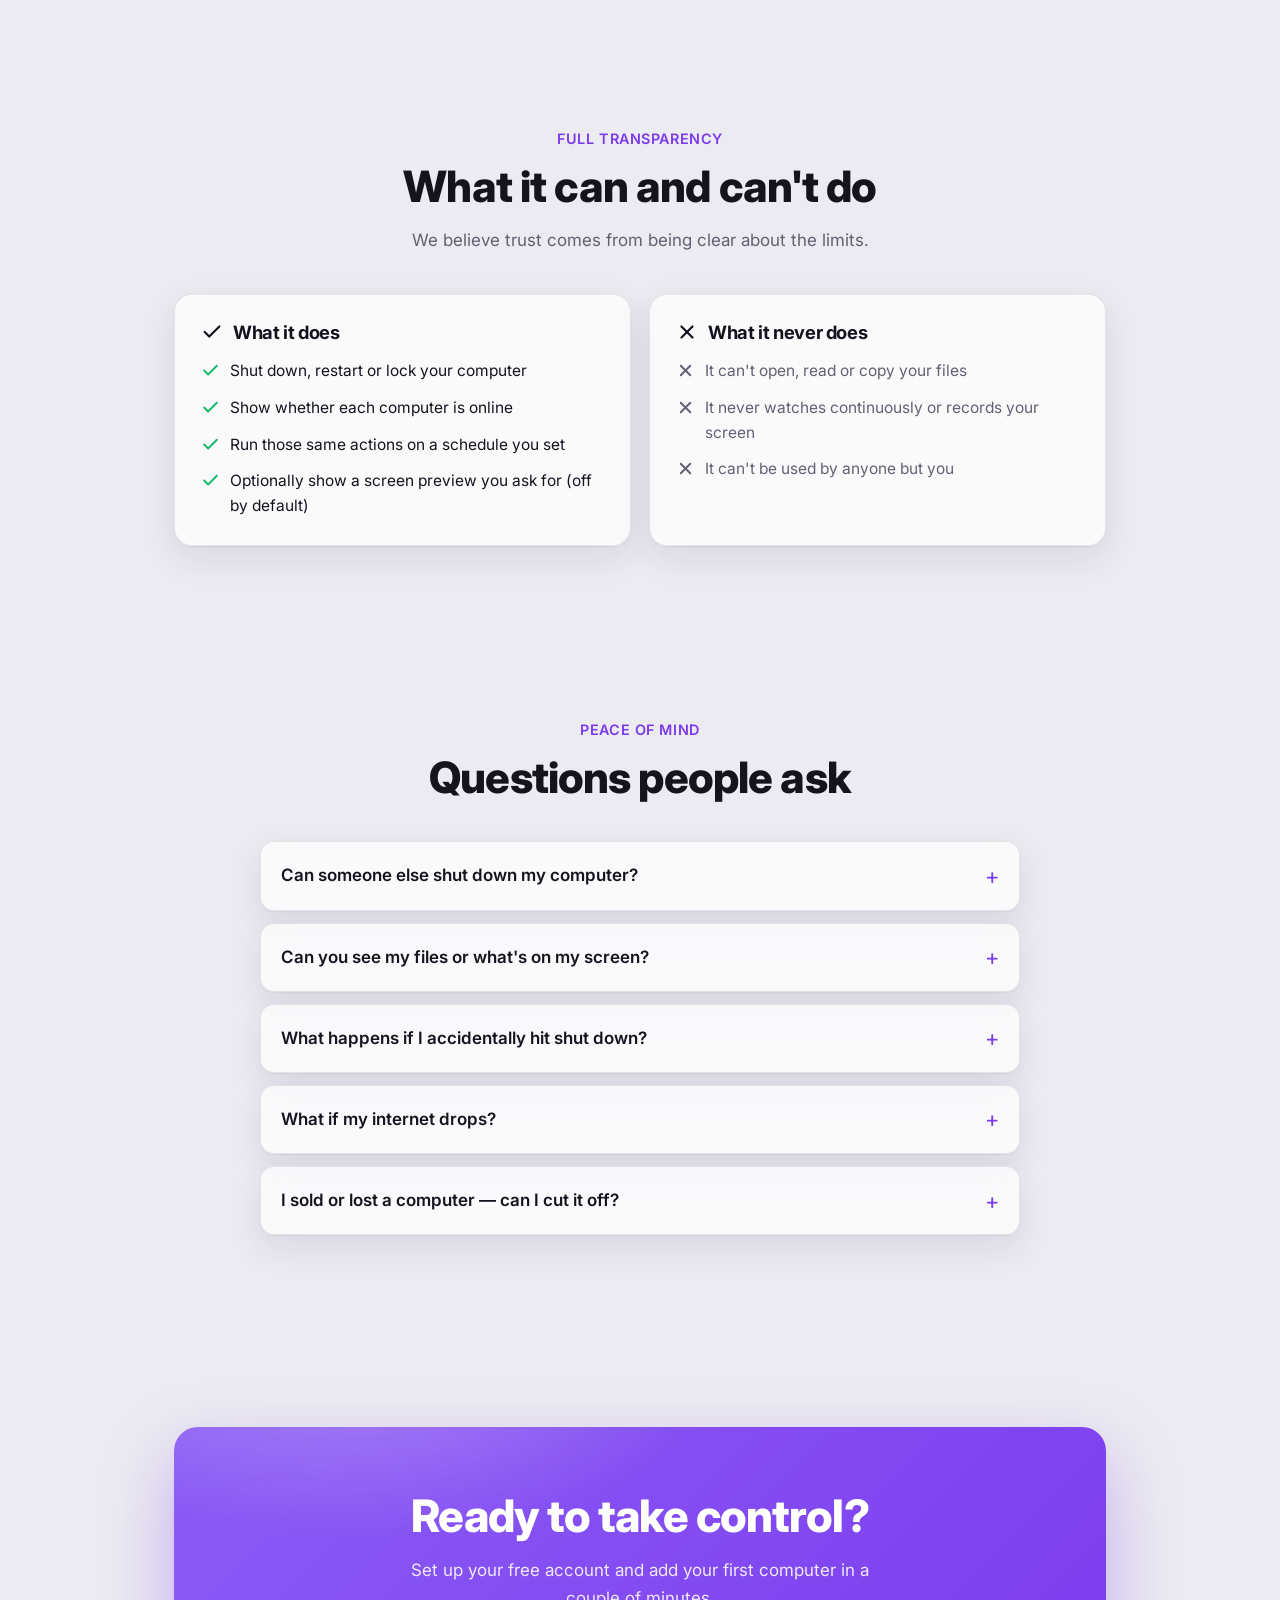
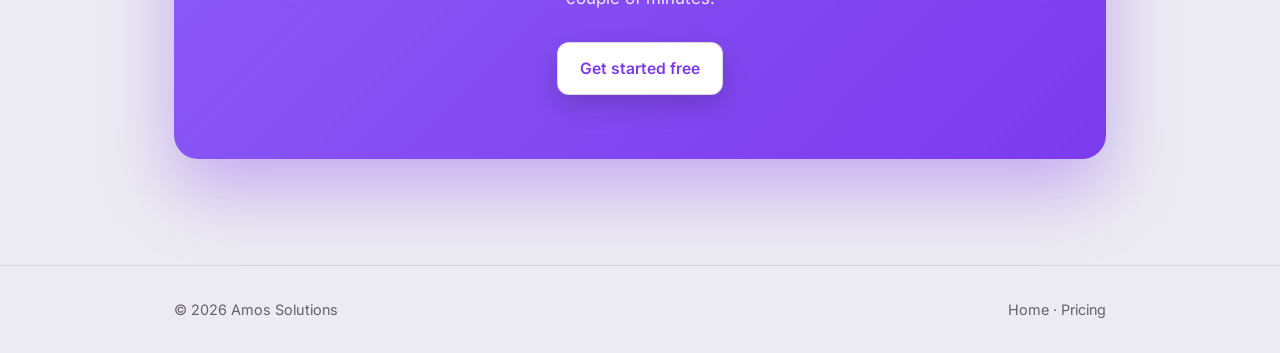
<file: website/how-it-works.html>
<!doctype html>
<html lang="en">
<head>
<meta charset="utf-8">
<meta name="viewport" content="width=device-width, initial-scale=1, viewport-fit=cover">
<script>(function(){var d=document.documentElement;d.classList.add('js');try{d.setAttribute('data-theme',localStorage.getItem('amos-theme')||'light');}catch(e){d.setAttribute('data-theme','light');}})();</script>
    <link rel="icon" href="data:image/svg+xml,%3Csvg xmlns='http://www.w3.org/2000/svg' viewBox='0 0 24 24' fill='none' stroke='%237c3aed' stroke-width='2.4' stroke-linecap='round' stroke-linejoin='round'%3E%3Cpath d='M18.36 6.64a9 9 0 1 1-12.73 0'/%3E%3Cline x1='12' y1='2' x2='12' y2='12'/%3E%3C/svg%3E">
    <meta property="og:type" content="website">
    <meta property="og:site_name" content="Amos Solutions">
    <meta property="og:title" content="Is Amos Solutions safe? Here's how it works">
    <meta property="og:description" content="Your computers stay in your control. See exactly how Amos Solutions works and why it's private, secure and only ever does what you tell it to.">
    <meta property="og:url" content="https://amos.fyi/how-it-works.html">
    <meta property="og:image" content="https://amos.fyi/og.png">
    <meta property="og:image:width" content="1200">
    <meta property="og:image:height" content="630">
    <meta name="twitter:card" content="summary_large_image">
    <meta name="twitter:title" content="Is Amos Solutions safe? Here's how it works">
    <meta name="twitter:description" content="Your computers stay in your control. See exactly how Amos Solutions works and why it's private, secure and only ever does what you tell it to.">
    <meta name="twitter:image" content="https://amos.fyi/og.png">
<title>Amos Solutions — How it keeps you in control</title>
<meta name="description" content="How Amos Solutions works, and why it's safe: your computers stay in your control, your data stays private, and everything is encrypted.">

<link rel="preconnect" href="https://fonts.googleapis.com">
<link rel="preconnect" href="https://fonts.gstatic.com" crossorigin>
<link rel="stylesheet" href="https://fonts.googleapis.com/css2?family=Inter:wght@400;500;600;700;800&display=swap">
<link rel="stylesheet" href="site.css">
<script src="site.js" defer></script>

<style>
    /* Page-specific (shared system lives in site.css) */
    :root { --wrap: 980px; }

    /* hero */
    .hero { padding: 80px 0 48px; }
    .shield {
        width: 64px; height: 64px; border-radius: 18px; display: grid; place-items: center;
        margin: 0 auto 22px;
        background: color-mix(in srgb, var(--accent) 14%, transparent); color: var(--accent);
        border: 1px solid color-mix(in srgb, var(--accent) 28%, transparent);
        box-shadow: inset 0 0 22px color-mix(in srgb, var(--accent) 20%, transparent), 0 10px 30px color-mix(in srgb, var(--accent) 24%, transparent);
    }
    .hero h1 { font-size: clamp(2.2rem, 5.5vw, 3.4rem); font-weight: 800; max-width: 16ch; margin: 0 auto; }
    .hero p { max-width: 580px; margin: 20px auto 0; color: var(--muted); font-size: 1.14rem; }

    /* reassurance cards */
    section { padding: 20px 0; }
    .promise-grid { display: grid; gap: 18px; grid-template-columns: repeat(2, 1fr); }
    .promise {
        background: var(--glass); border: 1px solid var(--border); border-radius: var(--radius);
        padding: 26px; box-shadow: var(--shadow), inset 0 1px 0 rgba(255,255,255,0.35);
        backdrop-filter: blur(14px); position: relative; overflow: hidden;
        transition: transform 0.16s ease, box-shadow 0.2s ease, border-color 0.2s ease;
    }
    :root[data-theme="dark"] .promise { box-shadow: var(--shadow), inset 0 1px 0 rgba(150,180,255,0.07); }
    .promise::before { content: ""; position: absolute; left: 0; right: 0; top: 0; height: 2px; background: linear-gradient(90deg, var(--on), var(--accent-3)); opacity: 0; transition: opacity 0.2s ease; }
    .promise:hover { transform: translateY(-3px); box-shadow: var(--shadow-lg); border-color: color-mix(in srgb, var(--on) 28%, var(--border)); }
    .promise:hover::before { opacity: 0.9; }
    .promise .ic {
        width: 44px; height: 44px; border-radius: 12px; display: grid; place-items: center;
        background: var(--on-soft); color: var(--on); margin-bottom: 16px;
        border: 1px solid color-mix(in srgb, var(--on) 28%, transparent);
        box-shadow: inset 0 0 14px color-mix(in srgb, var(--on) 16%, transparent);
    }
    .promise h3 { font-size: 1.2rem; font-weight: 700; margin-bottom: 8px; }
    .promise p { color: var(--muted); margin: 0; font-size: 0.98rem; }

    /* steps */
    .section-head { max-width: 620px; margin: 0 auto 40px; }
    .steps { display: grid; gap: 16px; grid-template-columns: repeat(3, 1fr); }
    .step {
        background: var(--glass); border: 1px solid var(--border); border-radius: var(--radius); padding: 24px;
        box-shadow: var(--shadow), inset 0 1px 0 rgba(255,255,255,0.35); backdrop-filter: blur(14px);
        position: relative; overflow: hidden; transition: transform 0.16s ease, box-shadow 0.2s ease, border-color 0.2s ease;
    }
    :root[data-theme="dark"] .step { box-shadow: var(--shadow), inset 0 1px 0 rgba(150,180,255,0.07); }
    .step::before { content: ""; position: absolute; left: 0; right: 0; top: 0; height: 2px; background: var(--grad); opacity: 0; transition: opacity 0.2s ease; }
    .step:hover { transform: translateY(-3px); box-shadow: var(--shadow-lg); border-color: color-mix(in srgb, var(--accent) 26%, var(--border)); }
    .step:hover::before { opacity: 0.9; }
    .step .num {
        display: inline-grid; place-items: center; width: 32px; height: 32px; border-radius: 9px;
        background: var(--grad); color: #fff; font-weight: 700; margin-bottom: 14px;
        box-shadow: 0 4px 14px color-mix(in srgb, var(--accent) 40%, transparent);
    }
    .step h3 { font-size: 1.1rem; font-weight: 700; margin-bottom: 6px; }
    .step p { color: var(--muted); margin: 0; font-size: 0.95rem; }

    /* can / can't */
    .cols { display: grid; gap: 18px; grid-template-columns: 1fr 1fr; }
    .panel {
        border: 1px solid var(--border); border-radius: var(--radius); padding: 26px;
        background: var(--glass); box-shadow: var(--shadow), inset 0 1px 0 rgba(255,255,255,0.35); backdrop-filter: blur(14px);
    }
    :root[data-theme="dark"] .panel { box-shadow: var(--shadow), inset 0 1px 0 rgba(150,180,255,0.07); }
    .panel h3 { font-size: 1.15rem; font-weight: 700; margin-bottom: 16px; display: flex; align-items: center; gap: 10px; }
    .panel ul { list-style: none; padding: 0; margin: 0; display: grid; gap: 12px; }
    .panel li { display: flex; align-items: flex-start; gap: 10px; color: var(--text); font-size: 0.97rem; }
    .panel li svg { width: 19px; height: 19px; flex-shrink: 0; margin-top: 2px; }
    .can li svg { color: var(--on); }
    .cant li svg { color: var(--muted); }
    .cant li { color: var(--muted); }

    /* faq */
    .faq { max-width: 760px; margin: 0 auto; display: grid; gap: 12px; }
    details {
        background: var(--glass); border: 1px solid var(--border); border-radius: 14px; padding: 4px 20px;
        box-shadow: var(--shadow); backdrop-filter: blur(14px);
    }
    summary { cursor: pointer; font-weight: 600; padding: 16px 0; list-style: none; display: flex; justify-content: space-between; align-items: center; gap: 12px; }
    summary::-webkit-details-marker { display: none; }
    summary::after { content: "+"; color: var(--accent); font-size: 1.4rem; font-weight: 400; line-height: 1; }
    details[open] summary::after { content: "\2013"; }
    details p { color: var(--muted); margin: 0 0 16px; font-size: 0.97rem; }

    .cta-band { margin: 20px 0; }

    @media (max-width: 760px) {
        .promise-grid, .steps, .cols { grid-template-columns: 1fr; }
    }
</style>
</head>
<body>

<header>
    <div class="wrap nav">
        <a class="brand" href="index.html">
            <span class="mark">
                <svg width="20" height="20" viewBox="0 0 24 24" fill="none" stroke="currentColor" stroke-width="2.2" stroke-linecap="round" stroke-linejoin="round">
                    <path d="M18.36 6.64a9 9 0 1 1-12.73 0"></path><line x1="12" y1="2" x2="12" y2="12"></line>
                </svg>
            </span>
            Amos Solutions
        </a>
        <div class="nav-right">
            <button class="theme-toggle" data-theme-toggle aria-label="Toggle dark mode" title="Light / dark"><svg class="sun" width="18" height="18" viewBox="0 0 24 24" fill="none" stroke="currentColor" stroke-width="2" stroke-linecap="round" stroke-linejoin="round"><circle cx="12" cy="12" r="4"/><path d="M12 2v2M12 20v2M4.9 4.9l1.4 1.4M17.7 17.7l1.4 1.4M2 12h2M20 12h2M4.9 19.1l1.4-1.4M17.7 6.3l1.4-1.4"/></svg><svg class="moon" width="18" height="18" viewBox="0 0 24 24" fill="none" stroke="currentColor" stroke-width="2" stroke-linecap="round" stroke-linejoin="round"><path d="M21 12.8A9 9 0 1 1 11.2 3 7 7 0 0 0 21 12.8z"/></svg></button>
            <a class="link hide-sm" href="index.html">Home</a>
            <a class="link hide-sm" href="demo.html">Try it</a>
            <a class="link hide-sm" href="index.html#pricing">Pricing</a>
            <a class="btn btn-primary btn-sm" href="https://api.amos.fyi">Open panel</a>
        </div>
    </div>
</header>

<main>
    <section class="hero">
        <div class="wrap">
            <div class="shield">
                <svg width="32" height="32" viewBox="0 0 24 24" fill="none" stroke="currentColor" stroke-width="2" stroke-linecap="round" stroke-linejoin="round">
                    <path d="M12 2 4 5v6c0 5 3.5 8 8 11 4.5-3 8-6 8-11V5l-8-3z"></path>
                    <path d="M9 12l2 2 4-4"></path>
                </svg>
            </div>
            <h1>Your computers stay in your control.</h1>
            <p>Amos Solutions only ever does what you tell it to — and nothing else.
               Here's exactly how it works, and why you can trust it with your machines.</p>
        </div>
    </section>

    <section>
        <div class="wrap">
            <div class="promise-grid">
                <div class="promise">
                    <div class="ic">
                        <svg width="22" height="22" viewBox="0 0 24 24" fill="none" stroke="currentColor" stroke-width="2" stroke-linecap="round" stroke-linejoin="round"><path d="M9 11l3 3L22 4"></path><path d="M21 12v7a2 2 0 0 1-2 2H5a2 2 0 0 1-2-2V5a2 2 0 0 1 2-2h11"></path></svg>
                    </div>
                    <h3>Nothing happens without you</h3>
                    <p>A computer only shuts down, restarts or locks when you press the
                       button (or set a schedule you chose). No surprises — and you can
                       cancel a command in the seconds before your PC picks it up.</p>
                </div>
                <div class="promise">
                    <div class="ic">
                        <svg width="22" height="22" viewBox="0 0 24 24" fill="none" stroke="currentColor" stroke-width="2" stroke-linecap="round" stroke-linejoin="round"><rect x="3" y="11" width="18" height="11" rx="2"></rect><path d="M7 11V7a5 5 0 0 1 10 0v4"></path></svg>
                    </div>
                    <h3>Only you can reach your devices</h3>
                    <p>Your account is private and password-protected. You see only your
                       own computers, and each one is tied to a secret key you can revoke
                       instantly if a device is lost or sold.</p>
                </div>
                <div class="promise">
                    <div class="ic">
                        <svg width="22" height="22" viewBox="0 0 24 24" fill="none" stroke="currentColor" stroke-width="2" stroke-linecap="round" stroke-linejoin="round"><circle cx="12" cy="12" r="10"></circle><path d="M2 12h20"></path><path d="M12 2a15 15 0 0 1 0 20 15 15 0 0 1 0-20z"></path></svg>
                    </div>
                    <h3>Your PC reaches out — not the other way around</h3>
                    <p>Your computer quietly checks in with the service; the internet is
                       never allowed to reach into your PC. There's nothing to open on
                       your router and no door left ajar.</p>
                </div>
                <div class="promise">
                    <div class="ic">
                        <svg width="22" height="22" viewBox="0 0 24 24" fill="none" stroke="currentColor" stroke-width="2" stroke-linecap="round" stroke-linejoin="round"><path d="M12 2a10 10 0 0 1 10 10c0 5-4 9-10 10C6 21 2 17 2 12A10 10 0 0 1 12 2z"></path><path d="M8 12l3 3 5-6"></path></svg>
                    </div>
                    <h3>Everything is encrypted</h3>
                    <p>Every connection uses the same HTTPS encryption your bank does.
                       Passwords and device keys are stored scrambled, never in plain
                       text.</p>
                </div>
            </div>
        </div>
    </section>

    <section class="block">
        <div class="wrap">
            <div class="section-head">
                <div class="kicker">The simple version</div>
                <h2>How it works</h2>
                <p>Three small pieces, working together so a tap in your browser safely
                   reaches your computer.</p>
            </div>
            <div class="steps">
                <div class="step">
                    <div class="num">1</div>
                    <h3>You press a button</h3>
                    <p>From the dashboard on your phone or laptop, you choose a computer
                       and an action — shut down, restart or lock.</p>
                </div>
                <div class="step">
                    <div class="num">2</div>
                    <h3>The message waits safely</h3>
                    <p>Your request is held on the secure service until your computer
                       next checks in — which happens every few seconds.</p>
                </div>
                <div class="step">
                    <div class="num">3</div>
                    <h3>Your computer does it</h3>
                    <p>A small helper on your PC picks up the message and carries out
                       exactly that one action. Done.</p>
                </div>
            </div>
        </div>
    </section>

    <section class="block">
        <div class="wrap">
            <div class="section-head">
                <div class="kicker">Full transparency</div>
                <h2>What it can and can't do</h2>
                <p>We believe trust comes from being clear about the limits.</p>
            </div>
            <div class="cols">
                <div class="panel can">
                    <h3>
                        <svg width="22" height="22" viewBox="0 0 24 24" fill="none" stroke="currentColor" stroke-width="2.4" stroke-linecap="round" stroke-linejoin="round"><polyline points="20 6 9 17 4 12"></polyline></svg>
                        What it does
                    </h3>
                    <ul>
                        <li><svg viewBox="0 0 24 24" fill="none" stroke="currentColor" stroke-width="2.4" stroke-linecap="round" stroke-linejoin="round"><polyline points="20 6 9 17 4 12"></polyline></svg> Shut down, restart or lock your computer</li>
                        <li><svg viewBox="0 0 24 24" fill="none" stroke="currentColor" stroke-width="2.4" stroke-linecap="round" stroke-linejoin="round"><polyline points="20 6 9 17 4 12"></polyline></svg> Show whether each computer is online</li>
                        <li><svg viewBox="0 0 24 24" fill="none" stroke="currentColor" stroke-width="2.4" stroke-linecap="round" stroke-linejoin="round"><polyline points="20 6 9 17 4 12"></polyline></svg> Run those same actions on a schedule you set</li>
                        <li><svg viewBox="0 0 24 24" fill="none" stroke="currentColor" stroke-width="2.4" stroke-linecap="round" stroke-linejoin="round"><polyline points="20 6 9 17 4 12"></polyline></svg> Optionally show a screen preview you ask for (off by default)</li>
                    </ul>
                </div>
                <div class="panel cant">
                    <h3>
                        <svg width="22" height="22" viewBox="0 0 24 24" fill="none" stroke="currentColor" stroke-width="2.4" stroke-linecap="round" stroke-linejoin="round"><line x1="18" y1="6" x2="6" y2="18"></line><line x1="6" y1="6" x2="18" y2="18"></line></svg>
                        What it never does
                    </h3>
                    <ul>
                        <li><svg viewBox="0 0 24 24" fill="none" stroke="currentColor" stroke-width="2.4" stroke-linecap="round" stroke-linejoin="round"><line x1="18" y1="6" x2="6" y2="18"></line><line x1="6" y1="6" x2="18" y2="18"></line></svg> It can't open, read or copy your files</li>
                        <li><svg viewBox="0 0 24 24" fill="none" stroke="currentColor" stroke-width="2.4" stroke-linecap="round" stroke-linejoin="round"><line x1="18" y1="6" x2="6" y2="18"></line><line x1="6" y1="6" x2="18" y2="18"></line></svg> It never watches continuously or records your screen</li>
                        <li><svg viewBox="0 0 24 24" fill="none" stroke="currentColor" stroke-width="2.4" stroke-linecap="round" stroke-linejoin="round"><line x1="18" y1="6" x2="6" y2="18"></line><line x1="6" y1="6" x2="18" y2="18"></line></svg> It can't be used by anyone but you</li>
                    </ul>
                </div>
            </div>
        </div>
    </section>

    <section class="block">
        <div class="wrap">
            <div class="section-head">
                <div class="kicker">Peace of mind</div>
                <h2>Questions people ask</h2>
            </div>
            <div class="faq">
                <details>
                    <summary>Can someone else shut down my computer?</summary>
                    <p>No. Commands can only come from your own account, which is protected
                       by your password. Each computer also needs its own secret key to be
                       controlled, and repeated wrong password attempts are locked out.</p>
                </details>
                <details>
                    <summary>Can you see my files or what's on my screen?</summary>
                    <p>Your files, never — the helper can't open, read or copy them.
                       Screen previews are <b>off by default</b>; they only work if you
                       switch them on for a device yourself. When on, the preview is a
                       single still image captured only when <b>you</b> open your panel —
                       never continuous recording — and only you can see it.</p>
                </details>
                <details>
                    <summary>What happens if I accidentally hit shut down?</summary>
                    <p>You're asked to confirm first, and there's a short window where you
                       can press <b>Cancel</b> before your computer picks the command up.</p>
                </details>
                <details>
                    <summary>What if my internet drops?</summary>
                    <p>Nothing bad — if a computer can't reach the service, it simply does
                       nothing and keeps trying quietly. Commands only ever run when your
                       PC successfully checks in.</p>
                </details>
                <details>
                    <summary>I sold or lost a computer — can I cut it off?</summary>
                    <p>Yes. Remove the device in your dashboard and its key stops working
                       immediately, so it can never be controlled again.</p>
                </details>
            </div>
        </div>
    </section>

    <section class="block">
        <div class="wrap">
            <div class="cta-band">
                <h2>Ready to take control?</h2>
                <p>Set up your free account and add your first computer in a couple of minutes.</p>
                <a class="btn" href="https://api.amos.fyi/register">Get started free</a>
            </div>
        </div>
    </section>
</main>

<footer>
    <div class="wrap foot">
        <div>© 2026 Amos Solutions</div>
        <div><a href="index.html">Home</a> · <a href="index.html#pricing">Pricing</a></div>
    </div>
</footer>

    <!-- Privacy-friendly analytics via Cloudflare Web Analytics.
         You're already on Cloudflare: either enable it in the dashboard
         (Analytics -> Web Analytics) with one click, or paste your token below
         and uncomment this snippet.
    <script defer src="https://static.cloudflareinsights.com/beacon.min.js"
            data-cf-beacon='{"token": "YOUR_CLOUDFLARE_TOKEN"}'></script>
    -->

<script>document.addEventListener('DOMContentLoaded',function(){document.querySelectorAll('[data-theme-toggle]').forEach(function(b){b.addEventListener('click',function(){var d=document.documentElement,n=d.getAttribute('data-theme')==='dark'?'light':'dark';d.setAttribute('data-theme',n);try{localStorage.setItem('amos-theme',n);}catch(e){}});});});</script>
</body>
</html>
</file>
<file: website/site.css>
/* Amos Solutions — marketing site shared design system.
   Mirrors the control panel: glass surfaces over a faint grid + gradient
   mesh, a blue->violet signature gradient, luminous accents. Light-first
   with an opt-in dark theme (data-theme="dark"). */

/* ---- cross-page transitions ---- */
@view-transition { navigation: auto; }
@media (prefers-reduced-motion: no-preference) {
    ::view-transition-old(root) { animation: vtOut 0.22s ease both; }
    ::view-transition-new(root) { animation: vtIn 0.36s cubic-bezier(0.22, 0.61, 0.36, 1) both; }
    @keyframes vtOut { to { opacity: 0; } }
    @keyframes vtIn { from { opacity: 0; transform: translateY(14px) scale(0.995); } }
}

:root {
    --bg: #ecebf1;
    --bg-soft: #e5e3ec;
    --surface: #ffffff;
    --surface-2: #f4f3f8;
    --glass: rgba(255, 255, 255, 0.72);
    --glass-strong: rgba(255, 255, 255, 0.88);
    --border: rgba(20, 16, 34, 0.09);
    --border-strong: rgba(20, 16, 34, 0.16);
    --hairline: rgba(20, 16, 34, 0.05);
    --text: #16131f;
    --muted: #645f72;
    --faint: #928da1;

    --accent: #7c3aed;
    --accent-hover: #6d28d9;
    --accent-2: #a78bfa;
    --accent-3: #a78bfa;
    --accent-soft: rgba(124, 58, 237, 0.10);
    --grad: linear-gradient(135deg, #8b5cf6 0%, #7c3aed 100%);
    --grad-glow: linear-gradient(135deg, #a78bfa, #7c3aed);

    --red: #e5484d;
    --amber: #d9870b;
    --on: #18b668;
    --on-soft: rgba(24, 182, 104, 0.12);

    --shadow: 0 1px 2px rgba(16, 10, 34, 0.05), 0 12px 34px rgba(40, 20, 80, 0.10);
    --shadow-lg: 0 40px 90px rgba(30, 14, 70, 0.20);
    --radius: 18px;
    --wrap: 1120px;
    --font: "Inter", -apple-system, BlinkMacSystemFont, "Segoe UI", Roboto, sans-serif;
    --mono: ui-monospace, "SF Mono", "JetBrains Mono", Menlo, Consolas, monospace;
}

:root[data-theme="dark"] {
    --bg: #050506;
    --bg-soft: #0c0c0f;
    --surface: #121214;
    --surface-2: #17171b;
    --glass: rgba(22, 22, 26, 0.58);
    --glass-strong: rgba(22, 22, 26, 0.82);
    --border: rgba(255, 255, 255, 0.07);
    --border-strong: rgba(255, 255, 255, 0.13);
    --hairline: rgba(255, 255, 255, 0.05);
    --text: #f4f4f6;
    --muted: #9a99a6;
    --faint: #6a6975;

    --accent: #8b5cf6;
    --accent-hover: #a78bfa;
    --accent-2: #a78bfa;
    --accent-3: #a78bfa;
    --accent-soft: rgba(139, 92, 246, 0.16);
    --grad: linear-gradient(135deg, #a78bfa 0%, #7c3aed 100%);
    --grad-glow: linear-gradient(135deg, #c4b5fd, #8b5cf6);

    --red: #f0575d;
    --amber: #f0a83c;
    --on: #2fd98a;
    --on-soft: rgba(47, 217, 138, 0.16);

    --shadow: 0 1px 2px rgba(0, 0, 0, 0.5), 0 18px 50px rgba(0, 0, 0, 0.6);
    --shadow-lg: 0 50px 110px rgba(0, 0, 0, 0.7);
}

* { box-sizing: border-box; }
html { scroll-behavior: smooth; color-scheme: light; }
:root[data-theme="dark"] html { color-scheme: dark; }

body {
    margin: 0;
    background: var(--bg);
    color: var(--text);
    font-family: var(--font);
    font-size: 17px;
    line-height: 1.6;
    -webkit-font-smoothing: antialiased;
    overflow-x: hidden;
    position: relative;
}
/* faint technical grid */
body::before {
    content: ""; position: fixed; inset: 0; z-index: -2; pointer-events: none;
    background:
        linear-gradient(var(--hairline) 1px, transparent 1px) 0 0 / 46px 46px,
        linear-gradient(90deg, var(--hairline) 1px, transparent 1px) 0 0 / 46px 46px;
    -webkit-mask-image: radial-gradient(1200px 760px at 50% -4%, #000 0%, transparent 70%);
    mask-image: radial-gradient(1200px 760px at 50% -4%, #000 0%, transparent 70%);
}
/* soft gradient mesh */
body::after {
    content: ""; position: fixed; inset: 0; z-index: -3; pointer-events: none;
    background:
        radial-gradient(1000px 560px at 84% -14%, color-mix(in srgb, var(--accent) 22%, transparent), transparent 60%),
        radial-gradient(820px 520px at -8% 4%, color-mix(in srgb, var(--accent-2) 18%, transparent), transparent 62%),
        radial-gradient(680px 560px at 50% 116%, color-mix(in srgb, var(--accent-3) 14%, transparent), transparent 60%),
        var(--bg);
}

a { color: inherit; text-decoration: none; }
:focus-visible { outline: 2px solid var(--accent); outline-offset: 3px; border-radius: 8px; }
h1, h2, h3 { margin: 0; line-height: 1.12; letter-spacing: -0.02em; text-wrap: balance; }

.wrap { max-width: var(--wrap); margin: 0 auto; padding-inline: 24px; }

/* ---------- Buttons ---------- */
.btn {
    display: inline-flex; align-items: center; justify-content: center; gap: 9px;
    font-family: inherit; font-weight: 600; font-size: 0.98rem;
    padding: 13px 22px; border-radius: 12px;
    background: var(--glass); color: var(--text); border: 1px solid var(--border-strong);
    backdrop-filter: blur(8px); cursor: pointer; white-space: nowrap;
    transition: background 0.15s, border-color 0.15s, transform 0.12s, box-shadow 0.15s, color 0.15s;
}
.btn:hover { border-color: color-mix(in srgb, var(--accent) 55%, var(--border)); color: var(--accent); box-shadow: 0 0 0 4px var(--accent-soft); }
.btn svg { width: 18px; height: 18px; }
.btn:disabled { opacity: 0.45; cursor: not-allowed; }

.btn-primary {
    position: relative; overflow: hidden; color: #fff; background: var(--grad); border-color: transparent;
    box-shadow: 0 8px 22px color-mix(in srgb, var(--accent) 38%, transparent);
}
.btn-primary:hover { color: #fff; transform: translateY(-1px); box-shadow: 0 12px 30px color-mix(in srgb, var(--accent) 50%, transparent); }
.btn-primary::after {
    content: ""; position: absolute; inset: 0;
    background: linear-gradient(110deg, transparent 30%, rgba(255,255,255,0.35) 50%, transparent 70%);
    transform: translateX(-120%); transition: transform 0.6s ease;
}
.btn-primary:hover::after { transform: translateX(120%); }
.btn-primary:disabled:hover { transform: none; }

.btn-ghost {
    color: var(--text); background: var(--glass); border-color: var(--border-strong);
    backdrop-filter: blur(8px);
}
.btn-ghost:hover { border-color: color-mix(in srgb, var(--accent) 55%, var(--border)); color: var(--accent); box-shadow: 0 0 0 4px var(--accent-soft); }

.btn-red { color: var(--red); border-color: color-mix(in srgb, var(--red) 55%, transparent); background: transparent; }
.btn-red:hover { background: var(--red); color: #fff; border-color: var(--red); }
.btn-amber { color: var(--amber); border-color: color-mix(in srgb, var(--amber) 55%, transparent); background: transparent; }
.btn-amber:hover { background: var(--amber); color: #fff; border-color: var(--amber); }
.btn-sm { padding: 9px 16px; font-size: 0.9rem; }

/* ---------- Header ---------- */
header {
    position: sticky; top: 0; z-index: 20;
    background: color-mix(in srgb, var(--bg) 72%, transparent);
    backdrop-filter: blur(18px) saturate(1.3); -webkit-backdrop-filter: blur(18px) saturate(1.3);
    border-bottom: 1px solid var(--border);
}
header::after {
    content: ""; position: absolute; left: 0; right: 0; bottom: -1px; height: 1px;
    background: linear-gradient(90deg, transparent, color-mix(in srgb, var(--accent) 55%, transparent), transparent);
    opacity: 0.6;
}
.nav { display: flex; align-items: center; justify-content: space-between; height: 70px; }
.brand { display: flex; align-items: center; gap: 11px; font-weight: 700; font-size: 1.08rem; letter-spacing: -0.01em; }
.brand .mark {
    display: grid; place-items: center; width: 36px; height: 36px; border-radius: 11px;
    color: #fff; background: var(--grad);
    box-shadow: 0 6px 18px color-mix(in srgb, var(--accent) 50%, transparent);
}
.nav-right { display: flex; align-items: center; gap: 10px; }
.nav-right .link { color: var(--muted); font-weight: 500; padding: 8px 10px; }
.nav-right .link:hover { color: var(--text); }

/* ---------- Hero (shared base) ---------- */
.hero { text-align: center; }
.badge {
    display: inline-flex; align-items: center; gap: 8px; padding: 6px 14px; border-radius: 999px;
    background: var(--accent-soft); color: var(--accent); font-size: 0.85rem; font-weight: 600;
    border: 1px solid color-mix(in srgb, var(--accent) 24%, transparent);
}
.badge .dot { width: 7px; height: 7px; border-radius: 50%; background: var(--accent); box-shadow: 0 0 8px var(--accent); }

.cta-row { display: flex; flex-wrap: wrap; gap: 14px; justify-content: center; }
.platforms { display: flex; flex-wrap: wrap; gap: 10px; justify-content: center; margin-top: 40px; }
.chip {
    display: inline-flex; align-items: center; gap: 7px; padding: 7px 14px; border-radius: 999px;
    border: 1px solid var(--border); background: var(--glass); backdrop-filter: blur(8px);
    color: var(--muted); font-size: 0.86rem; font-weight: 500;
}
.chip svg { width: 15px; height: 15px; color: var(--accent); }

/* ---------- App preview mock ---------- */
.preview {
    max-width: 880px; margin: 64px auto 0; background: var(--glass);
    border: 1px solid var(--border); border-radius: 20px;
    box-shadow: var(--shadow-lg); overflow: hidden; backdrop-filter: blur(16px);
    position: relative;
}
.preview::before { content: ""; position: absolute; top: 0; left: 0; right: 0; height: 2px; background: var(--grad); z-index: 1; }
.preview-bar { display: flex; align-items: center; gap: 7px; padding: 14px 18px; border-bottom: 1px solid var(--border); }
.preview-bar i { width: 11px; height: 11px; border-radius: 50%; background: var(--border-strong); display: inline-block; }
.preview-bar span { margin-left: 10px; color: var(--muted); font-size: 0.82rem; font-family: var(--mono); }
.preview-body { padding: 22px; display: grid; gap: 14px; grid-template-columns: repeat(3, 1fr); }
.mini { border: 1px solid var(--border); border-radius: 14px; padding: 16px; background: color-mix(in srgb, var(--surface) 55%, transparent); }
.mini .top { display: flex; align-items: center; gap: 8px; font-weight: 600; margin-bottom: 10px; }
.mini .live { width: 9px; height: 9px; border-radius: 50%; background: var(--on); box-shadow: 0 0 0 3px color-mix(in srgb, var(--on) 22%, transparent), 0 0 8px var(--on); }
.mini .meta { color: var(--muted); font-size: 0.8rem; line-height: 1.6; font-family: var(--mono); }
.mini .btns { display: flex; gap: 6px; margin-top: 12px; }
.mini .tag { font-size: 0.72rem; font-weight: 600; padding: 5px 10px; border-radius: 8px; border: 1px solid var(--border-strong); color: var(--muted); }
.mini .tag.danger { color: var(--red); border-color: color-mix(in srgb, var(--red) 40%, transparent); }

/* ---------- Sections ---------- */
section.block { padding: 86px 0; }
section.alt { background: color-mix(in srgb, var(--bg-soft) 60%, transparent); border-block: 1px solid var(--border); }
.section-head { text-align: center; max-width: 640px; margin: 0 auto 52px; }
.section-head .kicker { color: var(--accent); font-weight: 600; font-size: 0.9rem; letter-spacing: 0.04em; text-transform: uppercase; }
.section-head h2 { font-size: clamp(1.9rem, 4.5vw, 2.7rem); font-weight: 800; margin-top: 12px; }
.section-head p { color: var(--muted); margin: 16px 0 0; }

.grid3 { display: grid; gap: 22px; grid-template-columns: repeat(3, 1fr); }

/* shared card look (feature cards, steps, panels, use-cases) */
.card, .uc {
    background: var(--glass); border: 1px solid var(--border); border-radius: var(--radius);
    box-shadow: var(--shadow), inset 0 1px 0 rgba(255,255,255,0.35);
    backdrop-filter: blur(14px); position: relative; overflow: hidden;
    transition: transform 0.16s ease, box-shadow 0.2s ease, border-color 0.2s ease;
}
:root[data-theme="dark"] .card, :root[data-theme="dark"] .uc { box-shadow: var(--shadow), inset 0 1px 0 rgba(150,180,255,0.07); }
.card::before, .uc::before { content: ""; position: absolute; left: 0; right: 0; top: 0; height: 2px; background: var(--grad); opacity: 0; transition: opacity 0.2s ease; }
.card:hover, .uc:hover { transform: translateY(-3px); box-shadow: var(--shadow-lg); border-color: color-mix(in srgb, var(--accent) 26%, var(--border)); }
.card:hover::before, .uc:hover::before { opacity: 0.9; }

.card { padding: 28px; }
.card .ic {
    width: 46px; height: 46px; border-radius: 12px; display: grid; place-items: center;
    background: color-mix(in srgb, var(--accent) 13%, transparent); color: var(--accent);
    border: 1px solid color-mix(in srgb, var(--accent) 26%, transparent);
    box-shadow: inset 0 0 16px color-mix(in srgb, var(--accent) 16%, transparent);
    margin-bottom: 18px;
}
.card h3 { font-size: 1.22rem; font-weight: 700; margin-bottom: 8px; }
.card p { color: var(--muted); margin: 0; font-size: 0.98rem; }

.step-num {
    display: inline-grid; place-items: center; width: 34px; height: 34px; border-radius: 10px;
    background: var(--grad); color: #fff; font-weight: 700; font-size: 0.95rem; margin-bottom: 18px;
    box-shadow: 0 4px 14px color-mix(in srgb, var(--accent) 40%, transparent);
}

/* ---------- Use cases ---------- */
.uc-grid { display: grid; gap: 18px; grid-template-columns: repeat(4, 1fr); }
.uc { padding: 24px; }
.uc .emoji { font-size: 1.7rem; line-height: 1; margin-bottom: 14px; }
.uc h3 { font-size: 1.08rem; font-weight: 700; margin-bottom: 6px; }
.uc p { color: var(--muted); margin: 0; font-size: 0.93rem; }
@media (max-width: 900px) { .uc-grid { grid-template-columns: repeat(2, 1fr); } }
@media (max-width: 520px) { .uc-grid { grid-template-columns: 1fr; } }

/* ---------- Pricing ---------- */
.price-grid { display: grid; gap: 22px; grid-template-columns: repeat(3, 1fr); align-items: stretch; }
.tier {
    position: relative; background: var(--glass); border: 1px solid var(--border);
    border-radius: var(--radius); padding: 30px 26px; box-shadow: var(--shadow);
    backdrop-filter: blur(14px); display: flex; flex-direction: column;
    transition: transform 0.16s ease, border-color 0.16s ease, box-shadow 0.2s ease;
}
.tier:hover { transform: translateY(-3px); border-color: color-mix(in srgb, var(--accent) 30%, var(--border)); box-shadow: var(--shadow-lg); }
.tier.featured { border-color: var(--accent); box-shadow: 0 0 0 1px var(--accent), 0 0 30px color-mix(in srgb, var(--accent) 22%, transparent), var(--shadow-lg); }
.tier.featured::before { content: ""; position: absolute; top: 0; left: 0; right: 0; height: 3px; background: var(--grad); border-radius: var(--radius) var(--radius) 0 0; }
.tier .flag {
    position: absolute; top: -12px; left: 26px; background: var(--grad); color: #fff;
    font-size: 0.74rem; font-weight: 700; letter-spacing: 0.03em; padding: 4px 12px; border-radius: 999px;
    box-shadow: 0 4px 14px color-mix(in srgb, var(--accent) 40%, transparent);
}
.tier .t-name { font-weight: 700; font-size: 1.15rem; }
.tier .t-price { font-size: 2.4rem; font-weight: 800; letter-spacing: -0.03em; margin: 10px 0 2px; }
.tier .t-price span { font-size: 0.95rem; font-weight: 500; color: var(--muted); }
.tier .t-devices { color: var(--accent); font-weight: 600; margin-bottom: 4px; }
.tier .t-blurb { color: var(--muted); font-size: 0.95rem; }
.tier ul { list-style: none; padding: 0; margin: 18px 0 24px; display: grid; gap: 10px; }
.tier li { display: flex; align-items: flex-start; gap: 9px; color: var(--text); font-size: 0.95rem; }
.tier li svg { width: 18px; height: 18px; color: var(--accent); flex-shrink: 0; margin-top: 2px; }
.tier .btn { margin-top: auto; width: 100%; }
@media (max-width: 820px) { .price-grid { grid-template-columns: 1fr; } }

/* ---------- Final CTA band ---------- */
.cta-band {
    text-align: center; background: var(--grad); border-radius: 24px; padding: 64px 28px;
    box-shadow: 0 30px 70px color-mix(in srgb, var(--accent) 36%, transparent); position: relative; overflow: hidden;
}
.cta-band::after {
    content: ""; position: absolute; inset: 0; pointer-events: none;
    background: radial-gradient(600px 300px at 20% -20%, rgba(255,255,255,0.25), transparent 60%);
}
.cta-band h2 { color: #fff; font-size: clamp(1.9rem, 4.5vw, 2.8rem); font-weight: 800; position: relative; }
.cta-band p { color: rgba(255, 255, 255, 0.88); max-width: 480px; margin: 16px auto 30px; position: relative; }
.cta-band .btn, .cta-band .btn-primary { background: #fff; color: var(--accent); position: relative; box-shadow: 0 10px 26px rgba(0,0,0,0.18); }
.cta-band .btn:hover, .cta-band .btn-primary:hover { background: #eef2ff; color: var(--accent); }

/* ---------- Footer ---------- */
footer { border-top: 1px solid var(--border); padding: 32px 0; color: var(--muted); font-size: 0.9rem; }
.foot { display: flex; justify-content: space-between; align-items: center; flex-wrap: wrap; gap: 12px; }
.foot .brand { font-size: 0.98rem; }
.foot .mark { width: 28px; height: 28px; border-radius: 8px; }
.foot a:hover { color: var(--text); }

/* ---------- Theme toggle ---------- */
.theme-toggle {
    display: grid; place-items: center; width: 38px; height: 38px; border-radius: 10px;
    color: var(--muted); background: var(--glass); border: 1px solid var(--border);
    cursor: pointer; transition: all 0.16s; backdrop-filter: blur(8px);
}
.theme-toggle:hover { color: var(--accent); border-color: color-mix(in srgb, var(--accent) 45%, var(--border)); box-shadow: 0 0 0 4px var(--accent-soft); }
.theme-toggle .moon { display: none; } .theme-toggle .sun { display: block; }
:root[data-theme="dark"] .theme-toggle .moon { display: block; } :root[data-theme="dark"] .theme-toggle .sun { display: none; }

@media (max-width: 820px) {
    .grid3 { grid-template-columns: 1fr; }
    .preview-body { grid-template-columns: 1fr; }
    .nav-right .hide-sm { display: none; }
    section.block { padding: 60px 0; }
}

/* ============================================================
   Motion design (scroll reveals, hero intro, micro-interactions)
   All opt-in and disabled under prefers-reduced-motion.
   ============================================================ */

/* Scroll progress bar */
.scroll-progress {
    position: fixed; top: 0; left: 0; right: 0; height: 3px; z-index: 60;
    transform: scaleX(0); transform-origin: 0 50%;
    background: linear-gradient(90deg, #8b5cf6, #c4b5fd);
    box-shadow: 0 0 10px color-mix(in srgb, var(--accent) 70%, transparent);
    will-change: transform;
}

/* Button press + nav underline (always on; cheap) */
.btn:active { transform: translateY(0) scale(0.975); }
.nav-right .link { position: relative; }
.nav-right .link::after {
    content: ""; position: absolute; left: 10px; right: 10px; bottom: 4px; height: 2px;
    background: var(--grad); border-radius: 2px; transform: scaleX(0); transform-origin: 0 50%;
    transition: transform 0.22s cubic-bezier(0.2, 0.7, 0.3, 1);
}
.nav-right .link:hover::after { transform: scaleX(1); }

@media (prefers-reduced-motion: no-preference) {
    /* ---- hero entrance (on load) ---- */
    html.js body:not(.ready) .hero .wrap > *:not(.preview) { opacity: 0; }
    html.js body.ready .hero .wrap > *:not(.preview) { animation: heroIn 0.7s cubic-bezier(0.2, 0.7, 0.3, 1) both; }
    html.js body.ready .hero .wrap > *:nth-child(1) { animation-delay: 0.05s; }
    html.js body.ready .hero .wrap > *:nth-child(2) { animation-delay: 0.13s; }
    html.js body.ready .hero .wrap > *:nth-child(3) { animation-delay: 0.21s; }
    html.js body.ready .hero .wrap > *:nth-child(4) { animation-delay: 0.29s; }
    html.js body.ready .hero .wrap > *:nth-child(5) { animation-delay: 0.37s; }
    @keyframes heroIn { from { opacity: 0; transform: translateY(22px); } }

    /* ---- hero preview: reveal + gentle float ---- */
    html.js .hero .preview { opacity: 0; }
    html.js .hero .preview.is-revealed {
        animation: previewIn 0.8s cubic-bezier(0.2, 0.7, 0.3, 1) both, floaty 7s ease-in-out 1.1s infinite;
    }
    @keyframes previewIn { from { opacity: 0; transform: translateY(32px) scale(0.985); } to { opacity: 1; transform: none; } }
    @keyframes floaty { 0%, 100% { transform: translateY(0); } 50% { transform: translateY(-10px); } }

    /* ---- scroll reveals ---- */
    html.js .section-head,
    html.js .grid3 > *,
    html.js .uc-grid > *,
    html.js .price-grid > *,
    html.js .steps > *,
    html.js .promise-grid > *,
    html.js .cols > *,
    html.js .faq > details,
    html.js .cta-band {
        opacity: 0; transform: translateY(28px);
        transition: opacity 0.6s ease, transform 0.6s cubic-bezier(0.2, 0.7, 0.3, 1);
    }
    html.js .is-revealed { opacity: 1 !important; transform: none !important; }

    /* stagger items within a row */
    html.js .grid3 > *:nth-child(2),
    html.js .steps > *:nth-child(2),
    html.js .cols > *:nth-child(2),
    html.js .promise-grid > *:nth-child(2) { transition-delay: 0.09s; }
    html.js .grid3 > *:nth-child(3),
    html.js .steps > *:nth-child(3),
    html.js .promise-grid > *:nth-child(3) { transition-delay: 0.18s; }
    html.js .promise-grid > *:nth-child(4) { transition-delay: 0.27s; }
    html.js .uc-grid > *:nth-child(2) { transition-delay: 0.07s; }
    html.js .uc-grid > *:nth-child(3) { transition-delay: 0.14s; }
    html.js .uc-grid > *:nth-child(4) { transition-delay: 0.21s; }
    html.js .price-grid > *:nth-child(2) { transition-delay: 0.1s; }
    html.js .price-grid > *:nth-child(3) { transition-delay: 0.2s; }
    html.js .faq > details:nth-child(2) { transition-delay: 0.06s; }
    html.js .faq > details:nth-child(3) { transition-delay: 0.12s; }
    html.js .faq > details:nth-child(4) { transition-delay: 0.18s; }
    html.js .faq > details:nth-child(5) { transition-delay: 0.24s; }

    /* ---- idle micro-motion ---- */
    .tier.featured .flag { animation: flagPulse 2.6s ease-in-out infinite; }
    @keyframes flagPulse {
        0%, 100% { box-shadow: 0 4px 14px color-mix(in srgb, var(--accent) 40%, transparent); }
        50% { box-shadow: 0 6px 22px color-mix(in srgb, var(--accent) 65%, transparent); }
    }
    .badge .dot { animation: dotPulse 2s ease-in-out infinite; }
    @keyframes dotPulse { 0%, 100% { box-shadow: 0 0 8px var(--accent); } 50% { box-shadow: 0 0 16px var(--accent); } }
    .mini .live { animation: dotPulse 2.4s ease-in-out infinite; }

    /* card icons lean in on hover */
    .card:hover .ic, .uc:hover .emoji { transform: translateY(-2px) scale(1.06); }
    .card .ic, .uc .emoji { transition: transform 0.2s cubic-bezier(0.2, 0.7, 0.3, 1); }

    /* brand mark spin-glow on hover */
    .brand:hover .mark { box-shadow: 0 8px 26px color-mix(in srgb, var(--accent) 70%, transparent); transform: translateY(-1px); }
    .brand .mark { transition: transform 0.2s, box-shadow 0.2s; }
}
</file>
